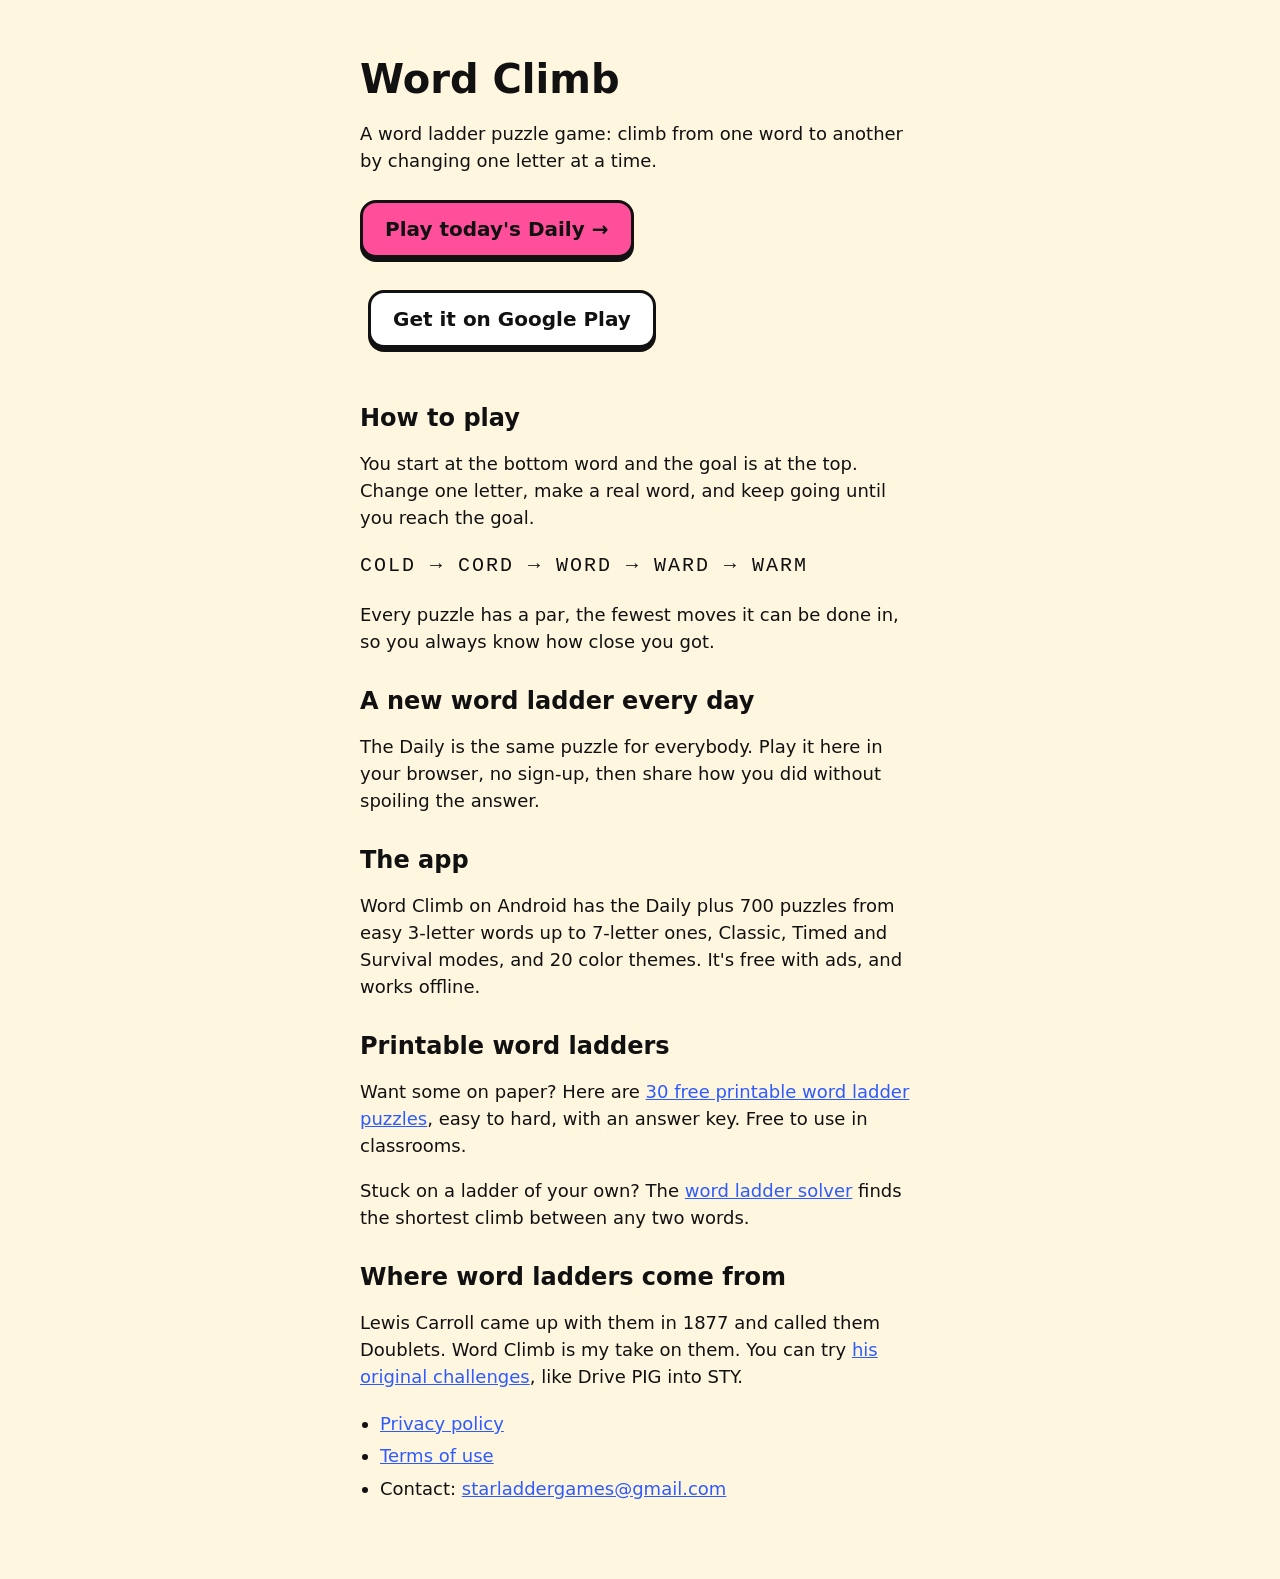
<file: index.html>
<!doctype html>
<html lang="en">
<head>
<meta charset="utf-8">
<meta name="viewport" content="width=device-width, initial-scale=1">
<title>Word Climb: a free daily word ladder puzzle</title>
<meta name="description" content="Word Climb is a word ladder puzzle. Change one letter at a time to climb from one word to another. Play today's free Daily in your browser, or get the app on Google Play.">
<link rel="canonical" href="https://wordclimb.github.io/">
<meta name="google-site-verification" content="SUg5cP3T4TcpBDFOHNjwOlVH9jdrnnmiZoqCfKhAMx0">
<meta property="og:type" content="website">
<meta property="og:url" content="https://wordclimb.github.io/">
<meta property="og:title" content="Word Climb: a free daily word ladder puzzle">
<meta property="og:description" content="Change one letter at a time to climb from one word to another. A new puzzle every day.">
<meta property="og:image" content="https://wordclimb.github.io/daily/og-image.png">
<meta name="twitter:card" content="summary_large_image">
<link rel="icon" type="image/png" href="daily/icon.png">
<script type="application/ld+json">
{
  "@context": "https://schema.org",
  "@type": "MobileApplication",
  "name": "Word Climb: Word Ladder Puzzle",
  "operatingSystem": "Android",
  "applicationCategory": "GameApplication",
  "url": "https://play.google.com/store/apps/details?id=com.garnergames.starladder",
  "description": "A word ladder puzzle. Change one letter at a time to climb from the start word to the goal word. A new Daily puzzle every day, 700 puzzles in the library, and timed modes.",
  "offers": { "@type": "Offer", "price": "0", "priceCurrency": "USD" },
  "author": { "@type": "Organization", "name": "amze games", "email": "starladdergames@gmail.com" }
}
</script>
<style>
  body { margin: 0; background: #FFF6E0; color: #111111; font-family: system-ui, -apple-system, "Segoe UI", Roboto, sans-serif; }
  main { max-width: 560px; margin: 0 auto; padding: 56px 20px; }
  h1 { font-size: 40px; margin: 0 0 8px; }
  h2 { font-size: 24px; margin: 32px 0 8px; }
  p { font-size: 18px; line-height: 1.5; }
  a { color: #2D5BFF; }
  ul { padding-left: 20px; font-size: 18px; line-height: 1.8; }
  .play { display: inline-block; margin: 8px 0 24px; padding: 14px 22px; border: 3px solid #111111; border-radius: 16px;
          background: #FF4F9A; color: #111111; font-size: 20px; font-weight: 800; text-decoration: none; box-shadow: 0 4px 0 #111111; }
  .store { background: #FFFFFF; margin-left: 8px; }
  .ladder { font-family: ui-monospace, Consolas, monospace; font-size: 20px; letter-spacing: 2px; }
</style>
</head>
<body>
<main>
  <h1>Word Climb</h1>
  <p>A word ladder puzzle game: climb from one word to another by changing one letter at a time.</p>
  <a class="play" href="daily/">Play today's Daily →</a>
  <a class="play store" href="https://play.google.com/store/apps/details?id=com.garnergames.starladder">Get it on Google Play</a>

  <h2>How to play</h2>
  <p>You start at the bottom word and the goal is at the top. Change one letter, make a real word, and keep going until you reach the goal.</p>
  <p class="ladder">COLD → CORD → WORD → WARD → WARM</p>
  <p>Every puzzle has a par, the fewest moves it can be done in, so you always know how close you got.</p>

  <h2>A new word ladder every day</h2>
  <p>The Daily is the same puzzle for everybody. Play it here in your browser, no sign-up, then share how you did without spoiling the answer.</p>

  <h2>The app</h2>
  <p>Word Climb on Android has the Daily plus 700 puzzles from easy 3-letter words up to 7-letter ones, Classic, Timed and Survival modes, and 20 color themes. It's free with ads, and works offline.</p>

  <h2>Printable word ladders</h2>
  <p>Want some on paper? Here are <a href="word-ladders/">30 free printable word ladder puzzles</a>, easy to hard, with an answer key. Free to use in classrooms.</p>
  <p>Stuck on a ladder of your own? The <a href="solver/">word ladder solver</a> finds the shortest climb between any two words.</p>

  <h2>Where word ladders come from</h2>
  <p>Lewis Carroll came up with them in 1877 and called them Doublets. Word Climb is my take on them. You can try <a href="doublets/">his original challenges</a>, like Drive PIG into STY.</p>

  <ul>
    <li><a href="legal/privacy-policy.html">Privacy policy</a></li>
    <li><a href="legal/terms-of-use.html">Terms of use</a></li>
    <li>Contact: <a href="mailto:starladdergames@gmail.com">starladdergames@gmail.com</a></li>
  </ul>
</main>
</body>
</html>
</file>
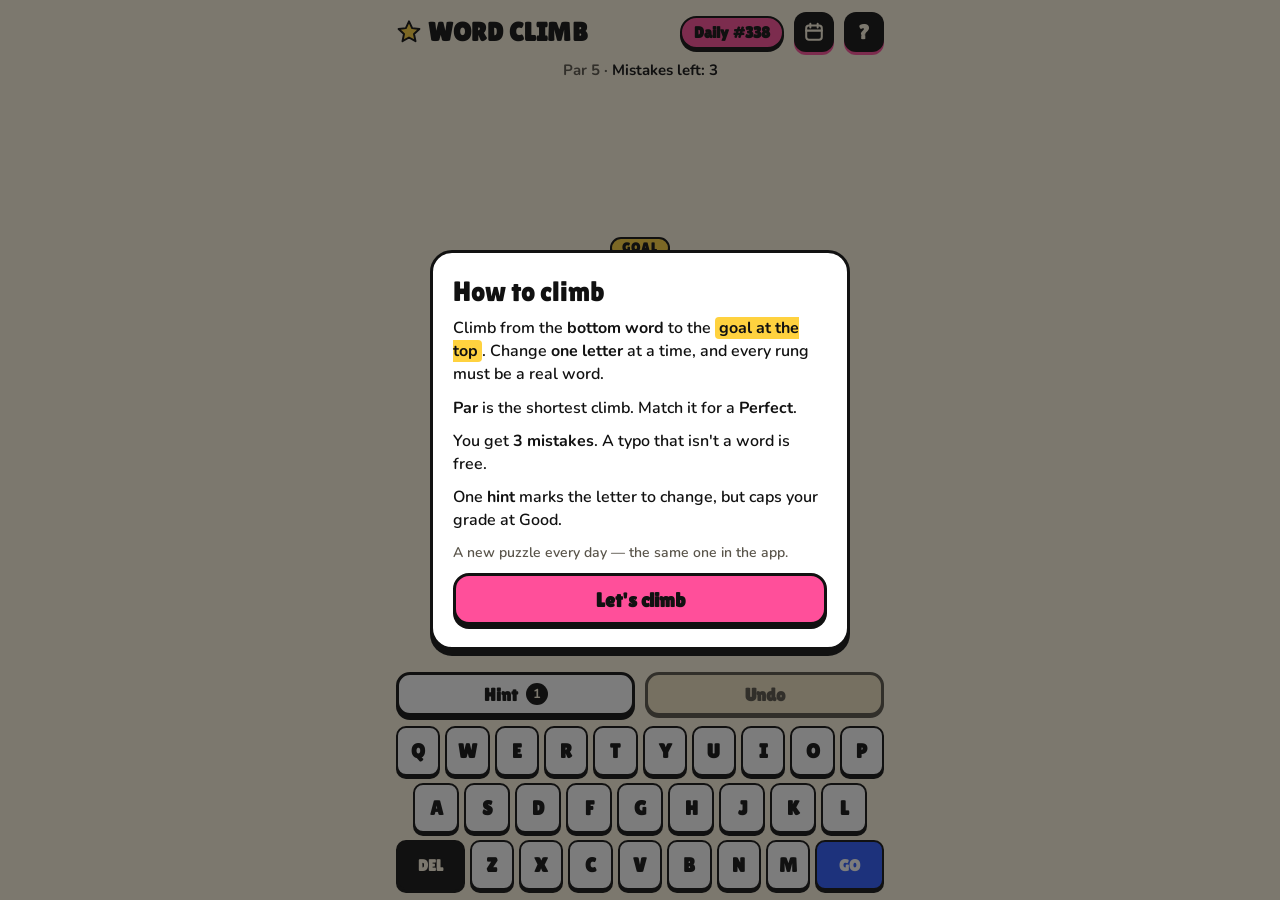
<file: daily/index.html>
<!doctype html>
<html lang="en">
<head>
<meta charset="utf-8">
<meta name="viewport" content="width=device-width, initial-scale=1, viewport-fit=cover">
<title>Word Climb Daily: today's free word ladder puzzle</title>
<meta name="description" content="Today's word ladder puzzle. Climb from one word to another, one letter at a time. A new puzzle every day, free in your browser, no sign-up.">
<link rel="canonical" href="https://wordclimb.github.io/daily/">
<meta name="theme-color" content="#FFF6E0">
<script type="application/ld+json">
{
  "@context": "https://schema.org",
  "@type": "WebApplication",
  "name": "Word Climb Daily",
  "url": "https://wordclimb.github.io/daily/",
  "applicationCategory": "GameApplication",
  "operatingSystem": "Any",
  "description": "A daily word ladder puzzle. Change one letter at a time to climb from the start word to the goal. The same puzzle for everyone, every day.",
  "offers": { "@type": "Offer", "price": "0", "priceCurrency": "USD" }
}
</script>
<meta property="og:type" content="website">
<meta property="og:title" content="Word Climb Daily">
<meta property="og:description" content="Today's word ladder: climb from one word to another, one letter at a time. Can you match par?">
<meta property="og:url" content="https://wordclimb.github.io/daily/">
<meta property="og:image" content="https://wordclimb.github.io/daily/og-image.png">
<meta property="og:image:width" content="1024">
<meta property="og:image:height" content="500">
<meta name="twitter:card" content="summary_large_image">
<link rel="icon" type="image/png" href="icon.png">
<link rel="apple-touch-icon" href="icon.png">
<link rel="preconnect" href="https://fonts.googleapis.com">
<link rel="preconnect" href="https://fonts.gstatic.com" crossorigin>
<link href="https://fonts.googleapis.com/css2?family=Lilita+One&family=Nunito:wght@600;700;800&display=swap" rel="stylesheet">
<link rel="stylesheet" href="daily.css">
</head>
<body>
<div class="app">
  <header class="top">
    <div class="brand">
      <svg class="star" viewBox="0 0 24 24" aria-hidden="true"><path d="M12 2.2l2.9 6.2 6.7.8-5 4.6 1.4 6.7L12 17.1l-6 3.4 1.4-6.7-5-4.6 6.7-.8z"/></svg>
      <span class="word">WORD CLIMB</span>
    </div>
    <span class="pill" id="dayLabel">Daily</span>
    <button class="chip" id="calBtn" aria-label="Your calendar"><svg viewBox="0 0 24 24" aria-hidden="true"><rect x="3.5" y="5" width="17" height="15.5" rx="3"/><path d="M3.5 10.5h17M8 3v4M16 3v4"/></svg></button>
    <button class="chip" id="helpBtn" aria-label="How to play">?</button>
  </header>
  <p class="hud" id="hud" aria-live="polite"></p>

  <main class="board-wrap" id="boardWrap">
    <div class="board" id="board" aria-label="The ladder"></div>
  </main>

  <p class="message" id="message" role="status" aria-live="polite"></p>

  <div class="powers">
    <button class="power" id="hintBtn"><span>Hint</span><span class="badge" id="hintBadge">1</span></button>
    <button class="power" id="undoBtn">Undo</button>
    <button class="power hero hidden" id="resultsBtn">Results</button>
    <a class="power app hidden" id="appBtn" href="https://play.google.com/store/apps/details?id=com.garnergames.starladder">More climbs</a>
  </div>

  <div class="keyboard" id="keyboard" aria-label="Keyboard"></div>
</div>

<div class="scrim hidden" id="helpModal" role="dialog" aria-modal="true" aria-labelledby="helpTitle">
  <div class="card">
    <h2 id="helpTitle">How to climb</h2>
    <p>Climb from the <b>bottom word</b> to the <b class="goal-word">goal at the top</b>. Change <b>one letter</b> at a time, and every rung must be a real word.</p>
    <p><b>Par</b> is the shortest climb. Match it for a <b>Perfect</b>.</p>
    <p>You get <b>3 mistakes</b>. A typo that isn't a word is free.</p>
    <p>One <b>hint</b> marks the letter to change, but caps your grade at Good.</p>
    <p class="small">A new puzzle every day — the same one in the app.</p>
    <button class="btn hero" id="helpClose">Let's climb</button>
  </div>
</div>

<div class="scrim hidden" id="resultsModal" role="dialog" aria-modal="true" aria-labelledby="gradeLabel">
  <div class="card results">
    <button class="close" id="resultsClose" aria-label="Close">✕</button>
    <div class="hero-card" id="heroCard">
      <span class="kicker" id="resultsDay"></span>
      <span class="grade" id="gradeLabel"></span>
      <span class="stars" id="starsLabel" aria-hidden="true"></span>
      <span class="route" id="routeLabel"></span>
    </div>
    <div class="facts">
      <div class="fact"><span class="k">Par → You</span><span class="v" id="parFact"></span><span class="s" id="parNote"></span></div>
      <button class="fact tap" id="streakTile"><span class="k">Streak</span><span class="v" id="streakFact"></span><span class="s" id="bestNote"></span></button>
    </div>
    <div class="path" id="pathRows" aria-label="Your path"></div>
    <button class="btn hero" id="shareBtn">Share result</button>
    <div class="cta" id="cta"></div>
    <p class="next" id="nextLabel"></p>
  </div>
</div>

<div class="scrim hidden" id="calModal" role="dialog" aria-modal="true" aria-labelledby="calTitle">
  <div class="card cal">
    <button class="close" id="calClose" aria-label="Close">✕</button>
    <h2 id="calTitle">Your climbs</h2>
    <div class="facts three">
      <div class="fact streak"><span class="k">Streak</span><span class="v" id="calStreak"></span><span class="s" id="calBest"></span></div>
      <div class="fact solved"><span class="k">Solved</span><span class="v" id="calSolved"></span><span class="s">days</span></div>
      <div class="fact"><span class="k">Not solved</span><span class="v" id="calMissed"></span><span class="s">days</span></div>
    </div>
    <div class="month">
      <button class="nav" id="calPrev" aria-label="Previous month">‹</button>
      <span id="calMonth"></span>
      <button class="nav" id="calNext" aria-label="Next month">›</button>
    </div>
    <div class="cal-grid" id="calGrid"></div>
    <div class="legend"><span><i class="solved"></i>Solved</span><span><i class="failed"></i>Tried, not solved</span><span><i class="missed"></i>Missed</span></div>
    <p class="small center">Your climbs are saved in this browser.</p>
  </div>
</div>

<script src="data.js"></script>
<script src="daily.js"></script>
</body>
</html>
</file>
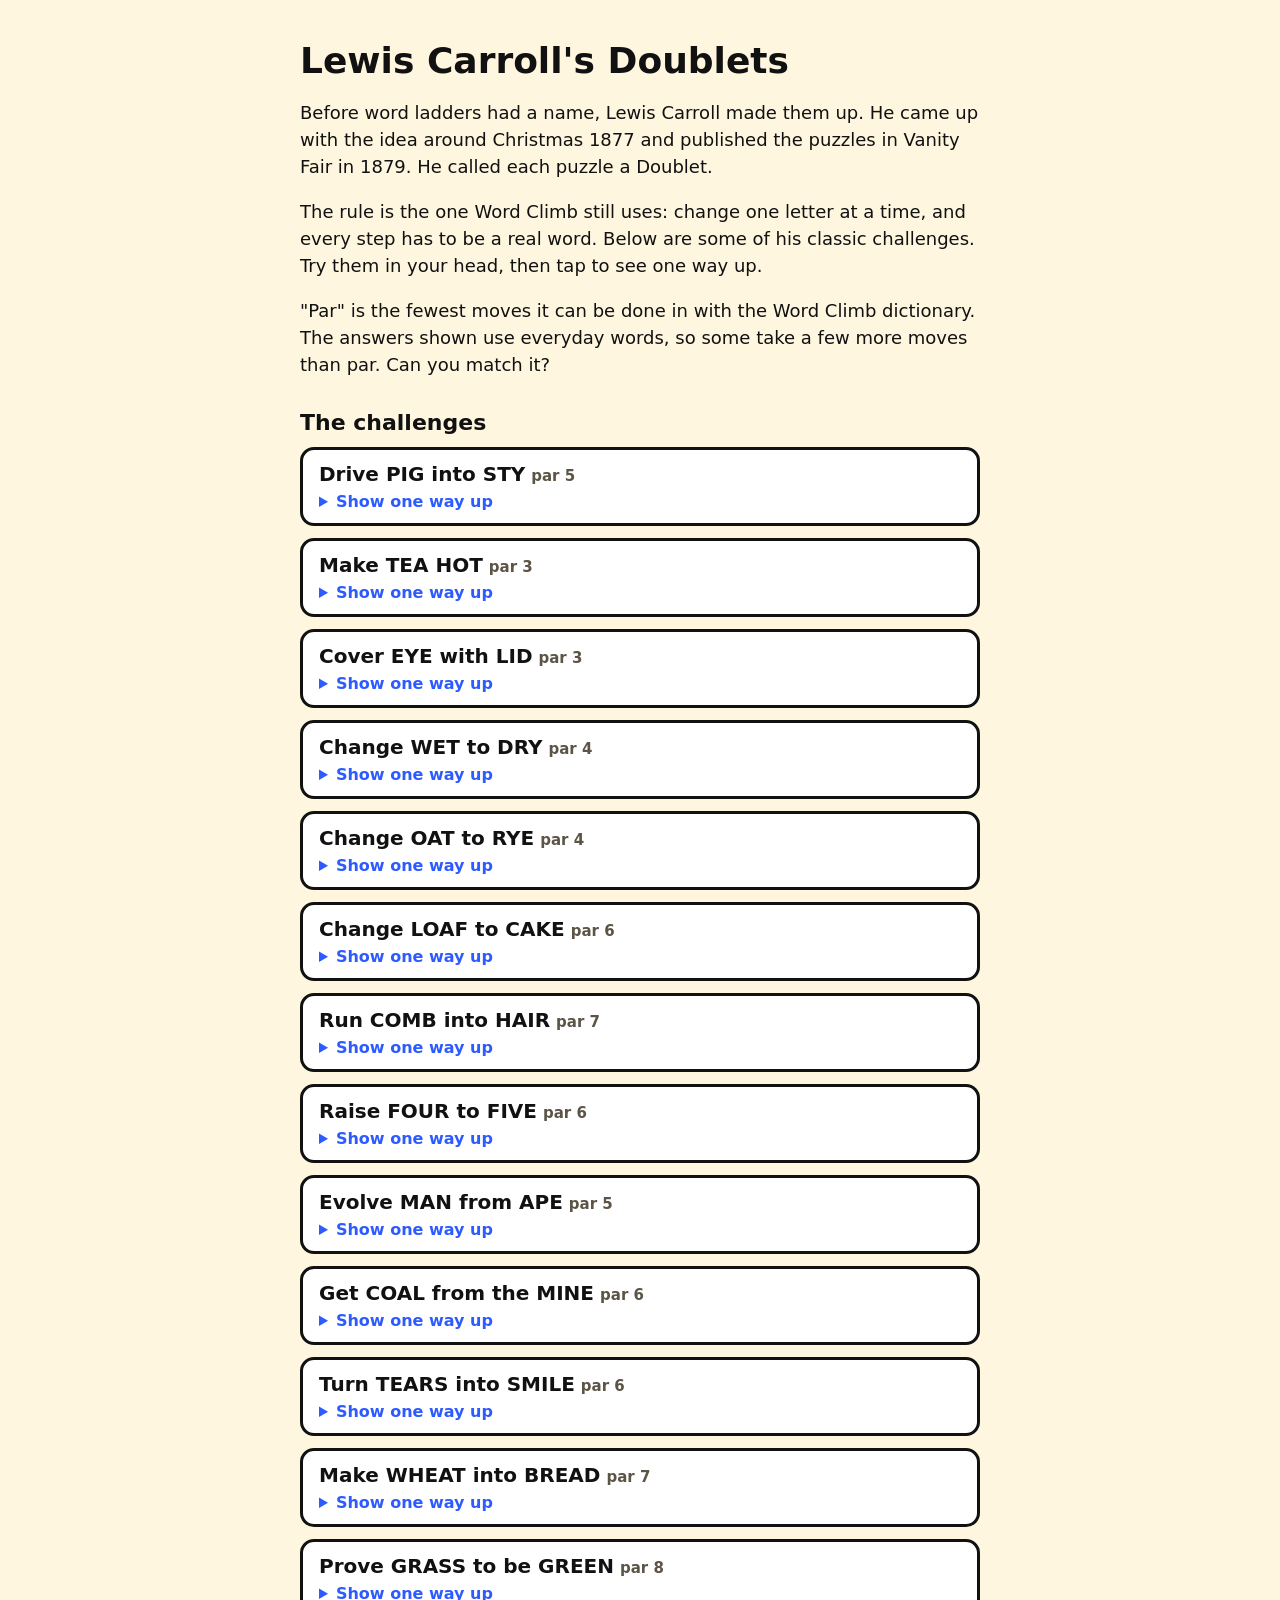
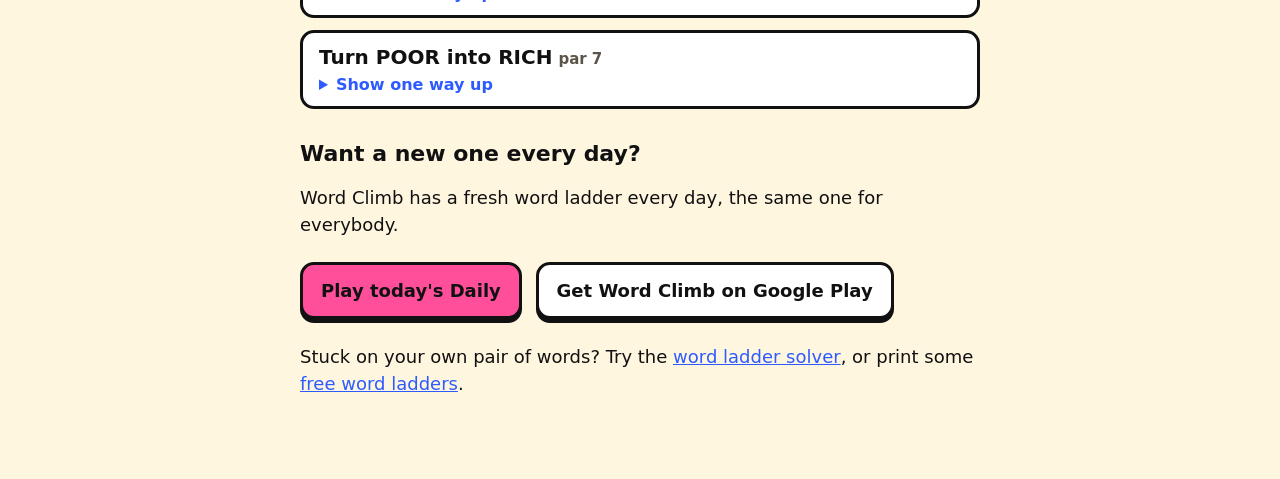
<file: doublets/index.html>
<!doctype html>
<html lang="en">
<head>
<meta charset="utf-8">
<meta name="viewport" content="width=device-width, initial-scale=1">
<title>Lewis Carroll's Doublets: the original word ladder puzzles | Word Climb</title>
<meta name="description" content="Lewis Carroll invented word ladders and called them Doublets. Try his classic challenges, like Drive PIG into STY and Make WHEAT into BREAD, with answers.">
<link rel="canonical" href="https://wordclimb.github.io/doublets/">
<meta property="og:title" content="Lewis Carroll's Doublets: the original word ladders">
<meta property="og:description" content="Drive PIG into STY. Make WHEAT into BREAD. Try the word ladders Lewis Carroll invented.">
<meta property="og:image" content="https://wordclimb.github.io/daily/og-image.png">
<link rel="icon" type="image/png" href="../daily/icon.png">
<style>
  body { margin: 0; background: #FFF6E0; color: #111; font-family: system-ui, -apple-system, "Segoe UI", Roboto, sans-serif; }
  main { max-width: 680px; margin: 0 auto; padding: 40px 20px 64px; }
  h1 { font-size: 36px; margin: 0 0 8px; }
  h2 { font-size: 22px; margin: 32px 0 8px; }
  p { font-size: 18px; line-height: 1.5; }
  a { color: #2D5BFF; }
  .card { border: 3px solid #111; border-radius: 14px; background: #fff; padding: 12px 16px; margin: 12px 0; }
  .challenge { font-size: 20px; font-weight: 800; }
  .par { font-size: 15px; color: #5C5446; margin-left: 6px; font-weight: 600; }
  details { margin-top: 6px; }
  summary { cursor: pointer; color: #2D5BFF; font-weight: 700; }
  .path { font-family: ui-monospace, Consolas, monospace; font-size: 17px; margin: 6px 0 2px; }
  .cta { display: inline-block; margin: 6px 8px 6px 0; padding: 12px 18px; border: 3px solid #111; border-radius: 14px;
         background: #FF4F9A; color: #111; font-weight: 800; text-decoration: none; box-shadow: 0 4px 0 #111; }
  .cta.alt { background: #fff; }
</style>
</head>
<body>
<main>
  <h1>Lewis Carroll's Doublets</h1>
  <p>Before word ladders had a name, Lewis Carroll made them up. He came up with the idea around Christmas 1877 and published the puzzles in Vanity Fair in 1879. He called each puzzle a Doublet.</p>
  <p>The rule is the one Word Climb still uses: change one letter at a time, and every step has to be a real word. Below are some of his classic challenges. Try them in your head, then tap to see one way up.</p>
  <p>"Par" is the fewest moves it can be done in with the Word Climb dictionary. The answers shown use everyday words, so some take a few more moves than par. Can you match it?</p>

  <h2>The challenges</h2>
  <div class="card"><div class="challenge">Drive PIG into STY<span class="par">par 5</span></div>
    <details><summary>Show one way up</summary><div class="path">PIG → BIG → BAG → BAY → SAY → STY</div><div class="par">5 moves</div></details></div>
  <div class="card"><div class="challenge">Make TEA HOT<span class="par">par 3</span></div>
    <details><summary>Show one way up</summary><div class="path">TEA → LEA → LET → LOT → HOT</div><div class="par">4 moves</div></details></div>
  <div class="card"><div class="challenge">Cover EYE with LID<span class="par">par 3</span></div>
    <details><summary>Show one way up</summary><div class="path">EYE → DYE → DIE → LIE → LID</div><div class="par">4 moves</div></details></div>
  <div class="card"><div class="challenge">Change WET to DRY<span class="par">par 4</span></div>
    <details><summary>Show one way up</summary><div class="path">WET → BET → BAT → BAY → DAY → DRY</div><div class="par">5 moves</div></details></div>
  <div class="card"><div class="challenge">Change OAT to RYE<span class="par">par 4</span></div>
    <details><summary>Show one way up</summary><div class="path">OAT → BAT → BET → BEE → BYE → RYE</div><div class="par">5 moves</div></details></div>
  <div class="card"><div class="challenge">Change LOAF to CAKE<span class="par">par 6</span></div>
    <details><summary>Show one way up</summary><div class="path">LOAF → LOAD → LORD → CORD → CARD → CARE → CAKE</div><div class="par">6 moves</div></details></div>
  <div class="card"><div class="challenge">Run COMB into HAIR<span class="par">par 7</span></div>
    <details><summary>Show one way up</summary><div class="path">COMB → COME → HOME → HOLE → HALE → HALL → HAIL → HAIR</div><div class="par">7 moves</div></details></div>
  <div class="card"><div class="challenge">Raise FOUR to FIVE<span class="par">par 6</span></div>
    <details><summary>Show one way up</summary><div class="path">FOUR → FOUL → FOIL → FAIL → FALL → FILL → FILE → FIVE</div><div class="par">7 moves</div></details></div>
  <div class="card"><div class="challenge">Evolve MAN from APE<span class="par">par 5</span></div>
    <details><summary>Show one way up</summary><div class="path">APE → ARE → ARM → AIM → AID → MID → MAD → MAN</div><div class="par">7 moves</div></details></div>
  <div class="card"><div class="challenge">Get COAL from the MINE<span class="par">par 6</span></div>
    <details><summary>Show one way up</summary><div class="path">MINE → FINE → FIND → FOND → FOOD → FOOL → COOL → COAL</div><div class="par">7 moves</div></details></div>
  <div class="card"><div class="challenge">Turn TEARS into SMILE<span class="par">par 6</span></div>
    <details><summary>Show one way up</summary><div class="path">TEARS → SEARS → STARS → STARE → STALE → STILE → SMILE</div><div class="par">6 moves</div></details></div>
  <div class="card"><div class="challenge">Make WHEAT into BREAD<span class="par">par 7</span></div>
    <details><summary>Show one way up</summary><div class="path">WHEAT → CHEAT → CHEAP → CHEEP → CREEP → CREED → BREED → BREAD</div><div class="par">7 moves</div></details></div>
  <div class="card"><div class="challenge">Prove GRASS to be GREEN<span class="par">par 8</span></div>
    <details><summary>Show one way up</summary><div class="path">GRASS → CRASS → CRESS → TRESS → TREES → FREES → FREED → GREED → GREEN</div><div class="par">8 moves</div></details></div>
  <div class="card"><div class="challenge">Turn POOR into RICH<span class="par">par 7</span></div>
    <details><summary>Show one way up</summary><div class="path">POOR → POOL → POLL → PILL → PILE → PIPE → RIPE → RICE → RICH</div><div class="par">8 moves</div></details></div>

  <h2>Want a new one every day?</h2>
  <p>Word Climb has a fresh word ladder every day, the same one for everybody.</p>
  <p><a class="cta" href="../daily/">Play today's Daily</a> <a class="cta alt" href="https://play.google.com/store/apps/details?id=com.garnergames.starladder">Get Word Climb on Google Play</a></p>
  <p>Stuck on your own pair of words? Try the <a href="../solver/">word ladder solver</a>, or print some <a href="../word-ladders/">free word ladders</a>.</p>
</main>
</body>
</html>
</file>
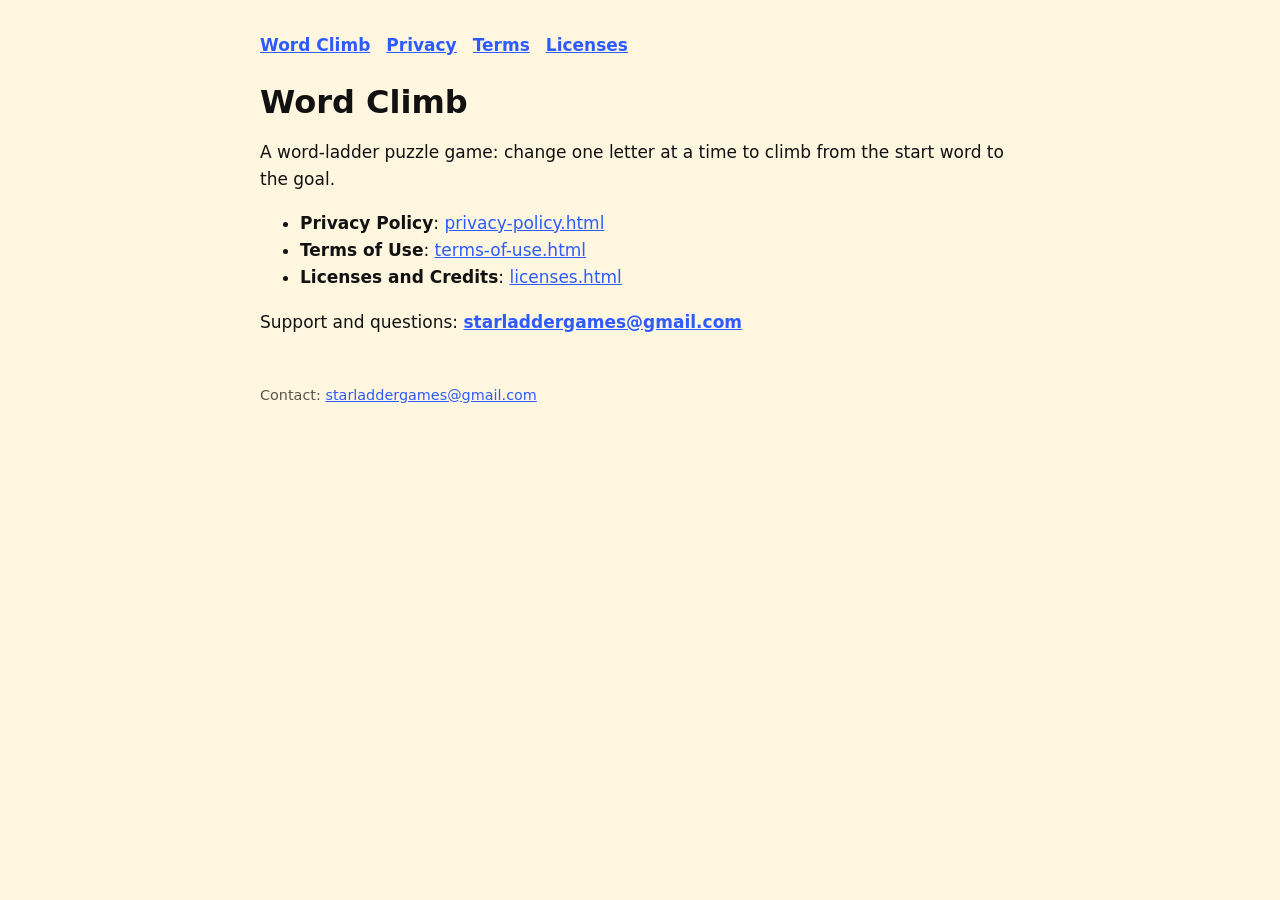
<file: legal/index.html>
<!doctype html>
<html lang="en"><head><meta charset="utf-8">
<meta name="viewport" content="width=device-width, initial-scale=1">
<title>Word Climb</title>
<style>
:root{--cream:#FFF6E0;--ink:#111111;--muted:#5A554B;--cobalt:#2D5BFF;--paper:#FFFFFF}
body{margin:0;background:var(--cream);color:var(--ink);font:17px/1.6 system-ui,-apple-system,"Segoe UI",Roboto,sans-serif}
main{max-width:760px;margin:0 auto;padding:32px 16px 64px}
h1{font-size:2rem;line-height:1.2;margin:0 0 8px}
h2{font-size:1.2rem;margin:32px 0 8px}
a{color:var(--cobalt)} p,li{overflow-wrap:anywhere}
nav{margin-bottom:24px;font-weight:700} nav a{margin-right:16px}
footer{margin-top:48px;color:var(--muted);font-size:.9rem}
</style></head><body><main>
<nav><a href="index.html">Word Climb</a><a href="privacy-policy.html">Privacy</a><a href="terms-of-use.html">Terms</a><a href="licenses.html">Licenses</a></nav>
<h1>Word Climb</h1>
<p>A word-ladder puzzle game: change one letter at a time to climb from the start word to the goal.</p>
<ul><li><strong>Privacy Policy</strong>: <a href="privacy-policy.html">privacy-policy.html</a></li><li><strong>Terms of Use</strong>: <a href="terms-of-use.html">terms-of-use.html</a></li><li><strong>Licenses and Credits</strong>: <a href="licenses.html">licenses.html</a></li></ul>
<p>Support and questions: <strong><a href="mailto:starladdergames@gmail.com">starladdergames@gmail.com</a></strong></p>
<footer>Contact: <a href="mailto:starladdergames@gmail.com">starladdergames@gmail.com</a></footer>
</main></body></html>
</file>
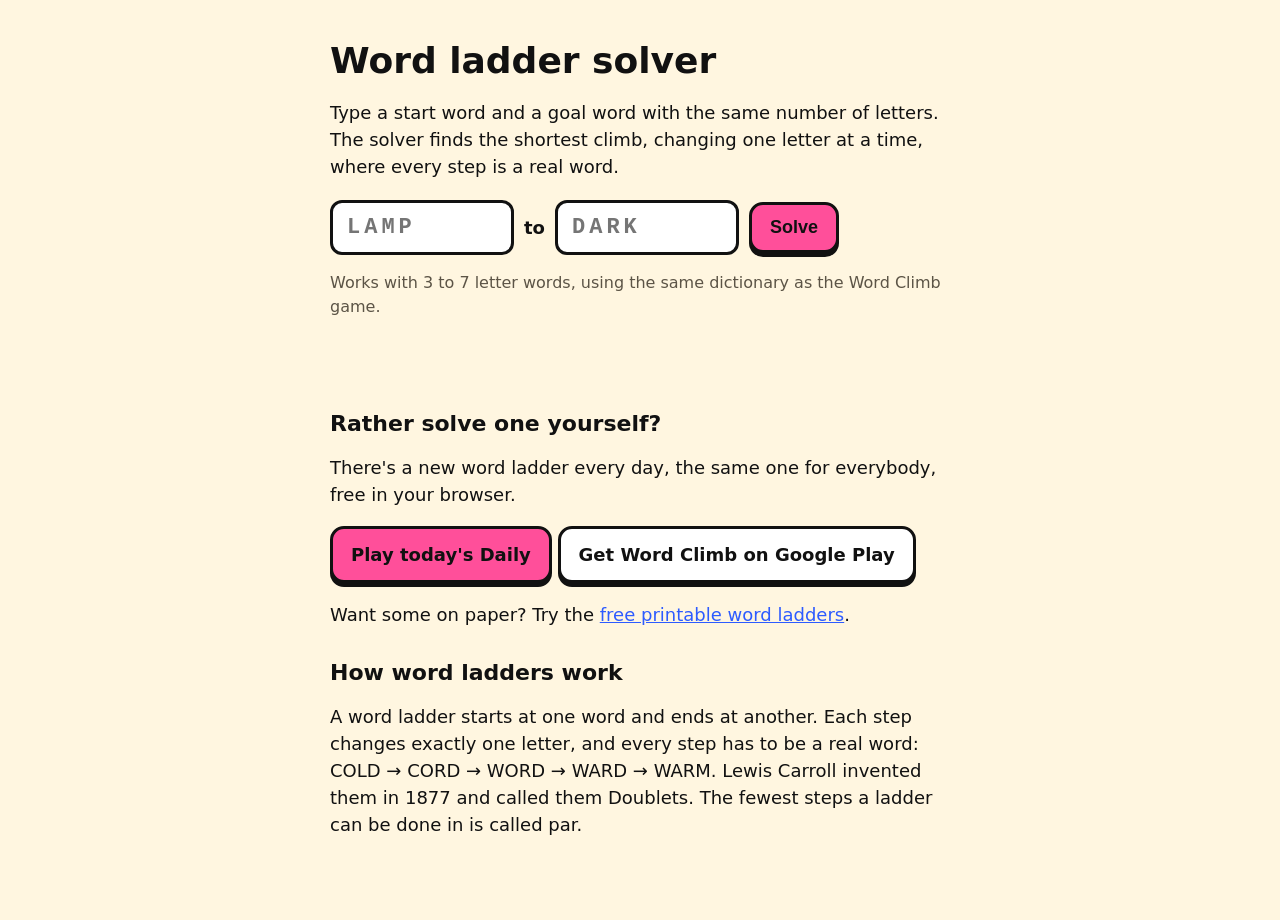
<file: solver/index.html>
<!doctype html>
<html lang="en">
<head>
<meta charset="utf-8">
<meta name="viewport" content="width=device-width, initial-scale=1">
<title>Word Ladder Solver: find the shortest ladder between two words | Word Climb</title>
<meta name="description" content="Free word ladder solver. Type two words of the same length and see the shortest way to climb from one to the other, changing one letter at a time.">
<link rel="canonical" href="https://wordclimb.github.io/solver/">
<meta property="og:title" content="Word Ladder Solver">
<meta property="og:description" content="Find the shortest word ladder between any two words, one letter at a time.">
<meta property="og:image" content="https://wordclimb.github.io/daily/og-image.png">
<link rel="icon" type="image/png" href="../daily/icon.png">
<script type="application/ld+json">
{
  "@context": "https://schema.org",
  "@type": "WebApplication",
  "name": "Word Ladder Solver",
  "url": "https://wordclimb.github.io/solver/",
  "applicationCategory": "GameApplication",
  "operatingSystem": "Any",
  "description": "Find the shortest word ladder between two words of the same length, changing one letter at a time.",
  "offers": { "@type": "Offer", "price": "0", "priceCurrency": "USD" }
}
</script>
<style>
  body { margin: 0; background: #FFF6E0; color: #111; font-family: system-ui, -apple-system, "Segoe UI", Roboto, sans-serif; }
  main { max-width: 620px; margin: 0 auto; padding: 40px 20px 64px; }
  h1 { font-size: 36px; margin: 0 0 8px; }
  h2 { font-size: 22px; margin: 32px 0 8px; }
  p { font-size: 18px; line-height: 1.5; }
  a { color: #2D5BFF; }
  form { display: flex; flex-wrap: wrap; gap: 10px; align-items: center; margin: 20px 0 8px; }
  input { width: 150px; padding: 12px 14px; font: 800 22px ui-monospace, Consolas, monospace; letter-spacing: 4px; text-transform: uppercase;
          border: 3px solid #111; border-radius: 12px; background: #fff; }
  .to { font-weight: 800; font-size: 18px; }
  button, .cta { padding: 12px 18px; border: 3px solid #111; border-radius: 14px; background: #FF4F9A; color: #111;
                 font-weight: 800; font-size: 18px; cursor: pointer; box-shadow: 0 4px 0 #111; text-decoration: none; display: inline-block; }
  .cta.alt { background: #fff; }
  #out { margin-top: 20px; min-height: 40px; }
  .ladder { display: flex; flex-direction: column-reverse; gap: 8px; align-items: flex-start; margin: 12px 0; }
  .rung { display: flex; gap: 6px; }
  .tile { width: 40px; height: 40px; border: 2px solid #111; border-radius: 8px; background: #fff;
          font: 800 22px/38px ui-monospace, Consolas, monospace; text-align: center; }
  .tile.changed { background: #2ED48B; }
  .rung.goal .tile { background: #FFD23F; }
  .note { font-size: 16px; color: #5C5446; }
  .msg { font-size: 18px; font-weight: 700; }
</style>
</head>
<body>
<main>
  <h1>Word ladder solver</h1>
  <p>Type a start word and a goal word with the same number of letters. The solver finds the shortest climb, changing one letter at a time, where every step is a real word.</p>

  <form id="f" autocomplete="off">
    <input id="a" aria-label="Start word" maxlength="7" placeholder="lamp" required>
    <span class="to">to</span>
    <input id="b" aria-label="Goal word" maxlength="7" placeholder="dark" required>
    <button type="submit">Solve</button>
  </form>
  <p class="note">Works with 3 to 7 letter words, using the same dictionary as the Word Climb game.</p>
  <div id="out" aria-live="polite"></div>

  <h2>Rather solve one yourself?</h2>
  <p>There's a new word ladder every day, the same one for everybody, free in your browser.</p>
  <p><a class="cta" href="../daily/">Play today's Daily</a> <a class="cta alt" href="https://play.google.com/store/apps/details?id=com.garnergames.starladder">Get Word Climb on Google Play</a></p>
  <p>Want some on paper? Try the <a href="../word-ladders/">free printable word ladders</a>.</p>

  <h2>How word ladders work</h2>
  <p>A word ladder starts at one word and ends at another. Each step changes exactly one letter, and every step has to be a real word: COLD → CORD → WORD → WARD → WARM. Lewis Carroll invented them in 1877 and called them Doublets. The fewest steps a ladder can be done in is called par.</p>
</main>
<script src="../daily/data.js"></script>
<script>
(() => {
  'use strict';
  const D = window.WC_DATA;
  const dict = {};
  const daily = new Set(atob(D.pool).split(';').map(l => l.split(' ')).filter(p => p.length >= 2)
    .flatMap(([s, g]) => [s + '>' + g, g + '>' + s]));
  const out = document.getElementById('out');
  const esc = s => s.replace(/[&<>"]/g, c => ({ '&': '&amp;', '<': '&lt;', '>': '&gt;', '"': '&quot;' }[c]));
  const say = html => { out.innerHTML = html; };

  function words(n) {
    if (!dict[n]) dict[n] = new Set((D.words[n] || '').split(' ').filter(Boolean));
    return dict[n];
  }

  function solve(a, b) {
    const set = words(a.length), prev = new Map([[a, null]]), q = [a];
    for (let h = 0; h < q.length; h++) {
      const u = q[h];
      if (u === b) break;
      for (let i = 0; i < u.length; i++) for (let c = 97; c <= 122; c++) {
        const v = u.slice(0, i) + String.fromCharCode(c) + u.slice(i + 1);
        if (set.has(v) && !prev.has(v)) { prev.set(v, u); q.push(v); }
      }
    }
    if (!prev.has(b)) return null;
    const path = [b];
    while (prev.get(path[path.length - 1])) path.push(prev.get(path[path.length - 1]));
    return path.reverse();
  }

  function draw(path) {
    const rungs = path.map((w, i) => {
      const tiles = [...w].map((ch, j) => {
        const changed = i > 0 && path[i - 1][j] !== ch;
        return `<span class="tile${changed ? ' changed' : ''}">${esc(ch.toUpperCase())}</span>`;
      }).join('');
      return `<div class="rung${i === path.length - 1 ? ' goal' : ''}">${tiles}</div>`;
    }).join('');
    const moves = path.length - 1;
    return `<p class="msg">${moves} move${moves === 1 ? '' : 's'}: ${path.map(w => esc(w.toUpperCase())).join(' → ')}</p>
            <div class="ladder">${rungs}</div>
            <p class="note">That's the shortest possible, so par is ${moves}. There may be other ways up in the same number of moves.</p>`;
  }

  document.getElementById('f').addEventListener('submit', e => {
    e.preventDefault();
    const a = document.getElementById('a').value.trim().toLowerCase();
    const b = document.getElementById('b').value.trim().toLowerCase();
    if (!/^[a-z]{3,7}$/.test(a) || !/^[a-z]{3,7}$/.test(b)) return say('<p class="msg">Use letters only, 3 to 7 of them.</p>');
    if (a.length !== b.length) return say('<p class="msg">Both words need the same number of letters.</p>');
    if (a === b) return say('<p class="msg">Those are the same word. You\'re already there!</p>');
    const set = words(a.length), missing = [a, b].filter(w => !set.has(w));
    if (missing.length) return say(`<p class="msg">${missing.map(w => esc(w.toUpperCase())).join(' and ')} isn't in our word list.</p>`);
    if (daily.has(a + '>' + b)) return say('<p class="msg">That one is a Word Climb Daily puzzle, so no spoilers here.</p><p><a class="cta" href="../daily/">Try it in the Daily</a></p>');
    const path = solve(a, b);
    say(path ? draw(path) : `<p class="msg">There's no ladder between ${esc(a.toUpperCase())} and ${esc(b.toUpperCase())} with these words.</p>`);
  });
})();
</script>
</body>
</html>
</file>
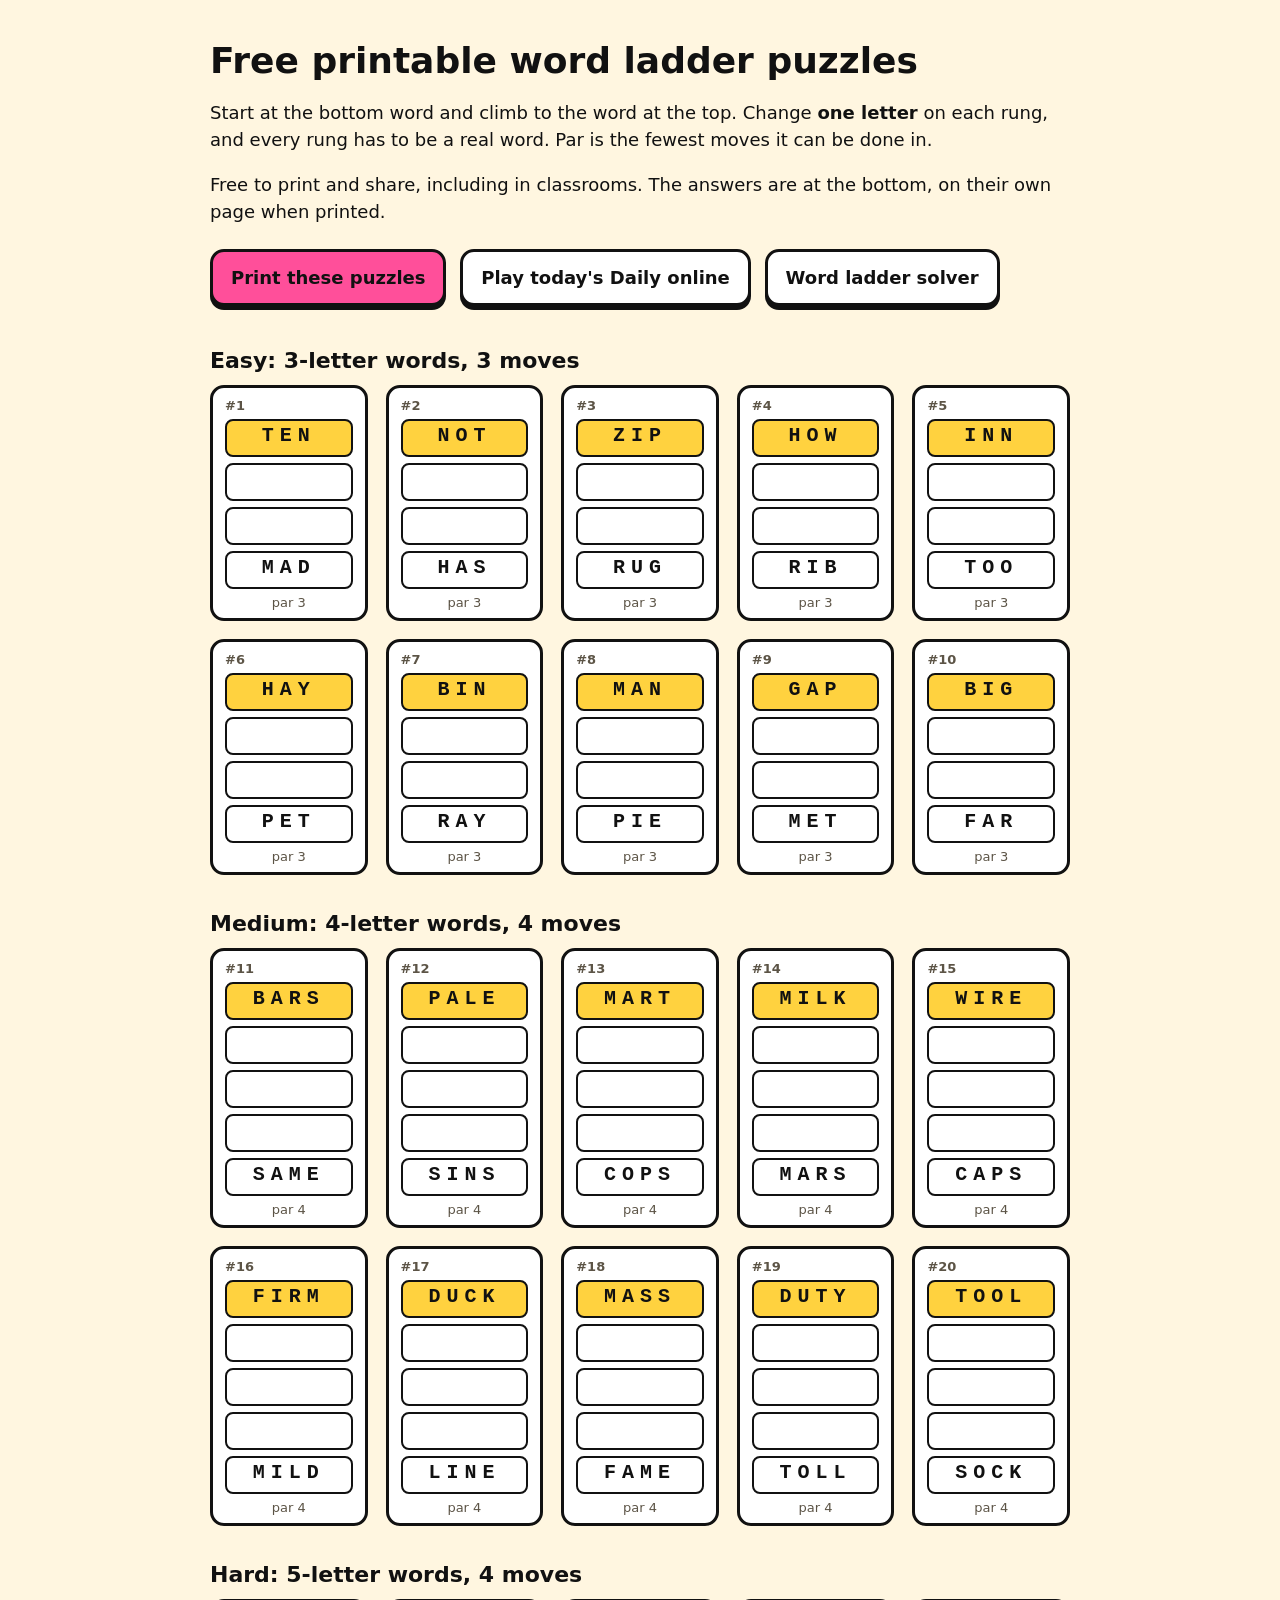
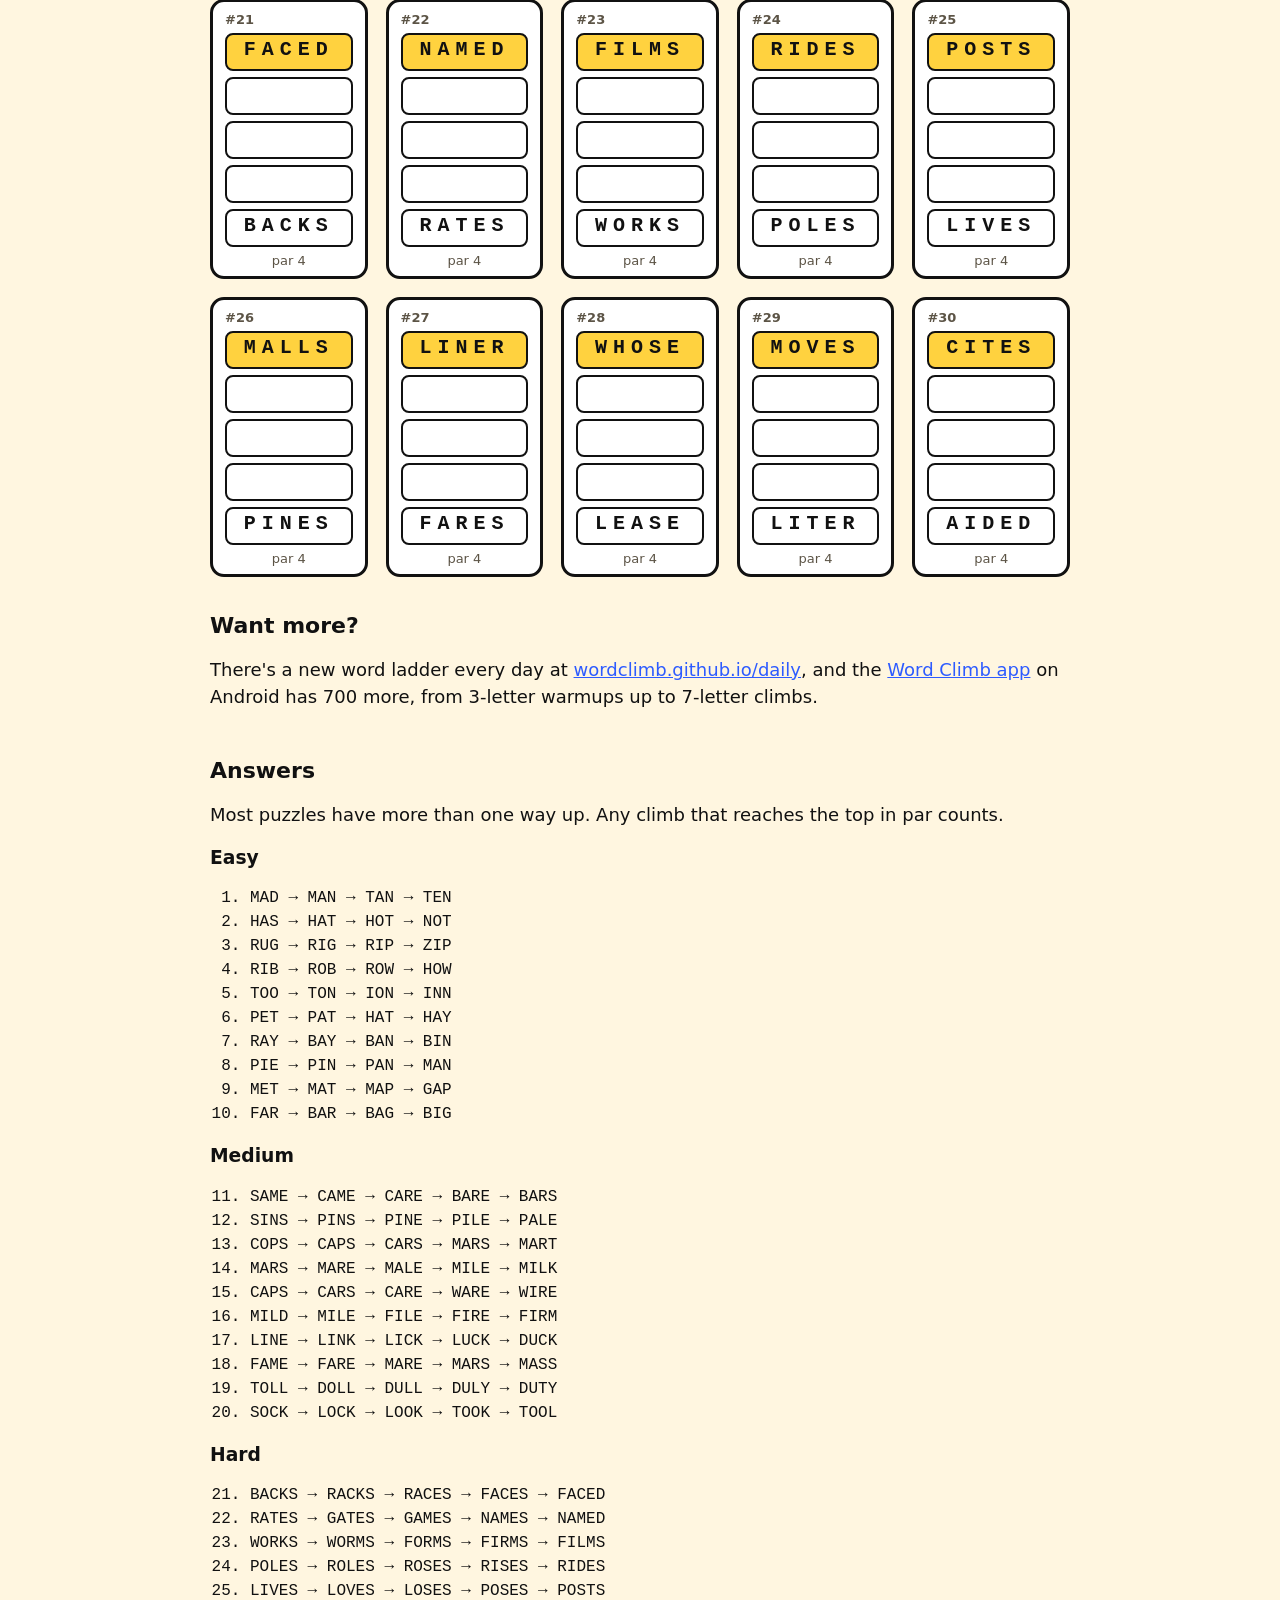
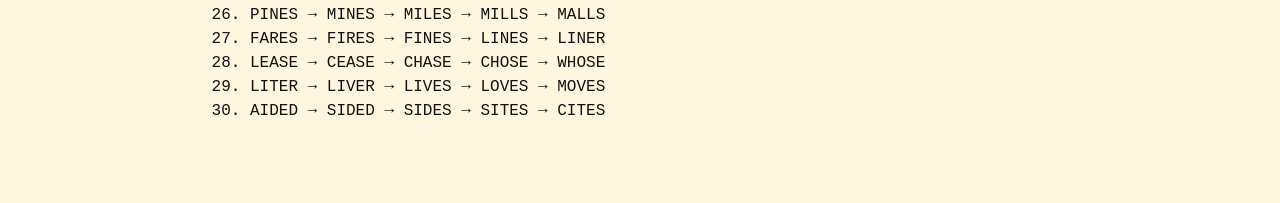
<file: word-ladders/index.html>
<!doctype html>
<html lang="en">
<head>
<meta charset="utf-8">
<meta name="viewport" content="width=device-width, initial-scale=1">
<title>Free printable word ladder puzzles (with answers) | Word Climb</title>
<meta name="description" content="30 free word ladder puzzles to print, easy to hard, with an answer key. Change one letter at a time to climb from the bottom word to the top. Good for classrooms and puzzle fans.">
<link rel="canonical" href="https://wordclimb.github.io/word-ladders/">
<meta property="og:title" content="Free printable word ladder puzzles">
<meta property="og:description" content="30 word ladders, easy to hard, with answers. Free to print.">
<meta property="og:image" content="https://wordclimb.github.io/daily/og-image.png">
<link rel="icon" type="image/png" href="../daily/icon.png">
<style>
  body { margin: 0; background: #FFF6E0; color: #111; font-family: system-ui, -apple-system, "Segoe UI", Roboto, sans-serif; }
  main { max-width: 860px; margin: 0 auto; padding: 40px 20px 64px; }
  h1 { font-size: 36px; margin: 0 0 8px; }
  h2 { font-size: 22px; margin: 36px 0 12px; }
  p, li { font-size: 18px; line-height: 1.5; }
  a { color: #2D5BFF; }
  .cta { display: inline-block; margin: 6px 8px 6px 0; padding: 12px 18px; border: 3px solid #111; border-radius: 14px;
          background: #FF4F9A; color: #111; font-weight: 800; text-decoration: none; box-shadow: 0 4px 0 #111; }
  .cta.alt { background: #fff; }
  .grid { display: grid; grid-template-columns: repeat(auto-fill, minmax(150px, 1fr)); gap: 18px; }
  .puzzle { border: 3px solid #111; border-radius: 14px; background: #fff; padding: 10px 12px 8px; text-align: center; break-inside: avoid; }
  .num { font-size: 13px; font-weight: 700; text-align: left; color: #5C5446; }
  .rung { height: 34px; margin: 6px auto; border: 2px solid #111; border-radius: 8px; line-height: 30px;
           font: 800 20px/30px ui-monospace, Consolas, monospace; letter-spacing: 6px; max-width: 130px; }
  .goal { background: #FFD23F; }
  .blank { background: #fff; }
  .par { font-size: 13px; color: #5C5446; margin-top: 4px; }
  .answers { margin-top: 48px; }
  .answers li { font-family: ui-monospace, Consolas, monospace; font-size: 16px; }
  @media print {
    body { background: #fff; }
    .noprint { display: none; }
    .answers { break-before: page; }
    .puzzle { box-shadow: none; }
  }
</style>
</head>
<body>
<main>
  <h1>Free printable word ladder puzzles</h1>
  <p>Start at the bottom word and climb to the word at the top. Change <b>one letter</b> on each rung, and every rung has to be a real word. Par is the fewest moves it can be done in.</p>
  <p class="noprint">Free to print and share, including in classrooms. The answers are at the bottom, on their own page when printed.</p>
  <p class="noprint"><a class="cta" href="#" onclick="window.print();return false;">Print these puzzles</a>
     <a class="cta alt" href="../daily/">Play today's Daily online</a>
     <a class="cta alt" href="../solver/">Word ladder solver</a></p>
  <h2>Easy: 3-letter words, 3 moves</h2>
<div class="grid">
<div class="puzzle"><div class="num">#1</div><div class="rung goal">TEN</div>
<div class="rung blank"></div>
<div class="rung blank"></div>
<div class="rung start">MAD</div><div class="par">par 3</div></div>
<div class="puzzle"><div class="num">#2</div><div class="rung goal">NOT</div>
<div class="rung blank"></div>
<div class="rung blank"></div>
<div class="rung start">HAS</div><div class="par">par 3</div></div>
<div class="puzzle"><div class="num">#3</div><div class="rung goal">ZIP</div>
<div class="rung blank"></div>
<div class="rung blank"></div>
<div class="rung start">RUG</div><div class="par">par 3</div></div>
<div class="puzzle"><div class="num">#4</div><div class="rung goal">HOW</div>
<div class="rung blank"></div>
<div class="rung blank"></div>
<div class="rung start">RIB</div><div class="par">par 3</div></div>
<div class="puzzle"><div class="num">#5</div><div class="rung goal">INN</div>
<div class="rung blank"></div>
<div class="rung blank"></div>
<div class="rung start">TOO</div><div class="par">par 3</div></div>
<div class="puzzle"><div class="num">#6</div><div class="rung goal">HAY</div>
<div class="rung blank"></div>
<div class="rung blank"></div>
<div class="rung start">PET</div><div class="par">par 3</div></div>
<div class="puzzle"><div class="num">#7</div><div class="rung goal">BIN</div>
<div class="rung blank"></div>
<div class="rung blank"></div>
<div class="rung start">RAY</div><div class="par">par 3</div></div>
<div class="puzzle"><div class="num">#8</div><div class="rung goal">MAN</div>
<div class="rung blank"></div>
<div class="rung blank"></div>
<div class="rung start">PIE</div><div class="par">par 3</div></div>
<div class="puzzle"><div class="num">#9</div><div class="rung goal">GAP</div>
<div class="rung blank"></div>
<div class="rung blank"></div>
<div class="rung start">MET</div><div class="par">par 3</div></div>
<div class="puzzle"><div class="num">#10</div><div class="rung goal">BIG</div>
<div class="rung blank"></div>
<div class="rung blank"></div>
<div class="rung start">FAR</div><div class="par">par 3</div></div>
</div>
<h2>Medium: 4-letter words, 4 moves</h2>
<div class="grid">
<div class="puzzle"><div class="num">#11</div><div class="rung goal">BARS</div>
<div class="rung blank"></div>
<div class="rung blank"></div>
<div class="rung blank"></div>
<div class="rung start">SAME</div><div class="par">par 4</div></div>
<div class="puzzle"><div class="num">#12</div><div class="rung goal">PALE</div>
<div class="rung blank"></div>
<div class="rung blank"></div>
<div class="rung blank"></div>
<div class="rung start">SINS</div><div class="par">par 4</div></div>
<div class="puzzle"><div class="num">#13</div><div class="rung goal">MART</div>
<div class="rung blank"></div>
<div class="rung blank"></div>
<div class="rung blank"></div>
<div class="rung start">COPS</div><div class="par">par 4</div></div>
<div class="puzzle"><div class="num">#14</div><div class="rung goal">MILK</div>
<div class="rung blank"></div>
<div class="rung blank"></div>
<div class="rung blank"></div>
<div class="rung start">MARS</div><div class="par">par 4</div></div>
<div class="puzzle"><div class="num">#15</div><div class="rung goal">WIRE</div>
<div class="rung blank"></div>
<div class="rung blank"></div>
<div class="rung blank"></div>
<div class="rung start">CAPS</div><div class="par">par 4</div></div>
<div class="puzzle"><div class="num">#16</div><div class="rung goal">FIRM</div>
<div class="rung blank"></div>
<div class="rung blank"></div>
<div class="rung blank"></div>
<div class="rung start">MILD</div><div class="par">par 4</div></div>
<div class="puzzle"><div class="num">#17</div><div class="rung goal">DUCK</div>
<div class="rung blank"></div>
<div class="rung blank"></div>
<div class="rung blank"></div>
<div class="rung start">LINE</div><div class="par">par 4</div></div>
<div class="puzzle"><div class="num">#18</div><div class="rung goal">MASS</div>
<div class="rung blank"></div>
<div class="rung blank"></div>
<div class="rung blank"></div>
<div class="rung start">FAME</div><div class="par">par 4</div></div>
<div class="puzzle"><div class="num">#19</div><div class="rung goal">DUTY</div>
<div class="rung blank"></div>
<div class="rung blank"></div>
<div class="rung blank"></div>
<div class="rung start">TOLL</div><div class="par">par 4</div></div>
<div class="puzzle"><div class="num">#20</div><div class="rung goal">TOOL</div>
<div class="rung blank"></div>
<div class="rung blank"></div>
<div class="rung blank"></div>
<div class="rung start">SOCK</div><div class="par">par 4</div></div>
</div>
<h2>Hard: 5-letter words, 4 moves</h2>
<div class="grid">
<div class="puzzle"><div class="num">#21</div><div class="rung goal">FACED</div>
<div class="rung blank"></div>
<div class="rung blank"></div>
<div class="rung blank"></div>
<div class="rung start">BACKS</div><div class="par">par 4</div></div>
<div class="puzzle"><div class="num">#22</div><div class="rung goal">NAMED</div>
<div class="rung blank"></div>
<div class="rung blank"></div>
<div class="rung blank"></div>
<div class="rung start">RATES</div><div class="par">par 4</div></div>
<div class="puzzle"><div class="num">#23</div><div class="rung goal">FILMS</div>
<div class="rung blank"></div>
<div class="rung blank"></div>
<div class="rung blank"></div>
<div class="rung start">WORKS</div><div class="par">par 4</div></div>
<div class="puzzle"><div class="num">#24</div><div class="rung goal">RIDES</div>
<div class="rung blank"></div>
<div class="rung blank"></div>
<div class="rung blank"></div>
<div class="rung start">POLES</div><div class="par">par 4</div></div>
<div class="puzzle"><div class="num">#25</div><div class="rung goal">POSTS</div>
<div class="rung blank"></div>
<div class="rung blank"></div>
<div class="rung blank"></div>
<div class="rung start">LIVES</div><div class="par">par 4</div></div>
<div class="puzzle"><div class="num">#26</div><div class="rung goal">MALLS</div>
<div class="rung blank"></div>
<div class="rung blank"></div>
<div class="rung blank"></div>
<div class="rung start">PINES</div><div class="par">par 4</div></div>
<div class="puzzle"><div class="num">#27</div><div class="rung goal">LINER</div>
<div class="rung blank"></div>
<div class="rung blank"></div>
<div class="rung blank"></div>
<div class="rung start">FARES</div><div class="par">par 4</div></div>
<div class="puzzle"><div class="num">#28</div><div class="rung goal">WHOSE</div>
<div class="rung blank"></div>
<div class="rung blank"></div>
<div class="rung blank"></div>
<div class="rung start">LEASE</div><div class="par">par 4</div></div>
<div class="puzzle"><div class="num">#29</div><div class="rung goal">MOVES</div>
<div class="rung blank"></div>
<div class="rung blank"></div>
<div class="rung blank"></div>
<div class="rung start">LITER</div><div class="par">par 4</div></div>
<div class="puzzle"><div class="num">#30</div><div class="rung goal">CITES</div>
<div class="rung blank"></div>
<div class="rung blank"></div>
<div class="rung blank"></div>
<div class="rung start">AIDED</div><div class="par">par 4</div></div>
</div>
  <div class="noprint">
    <h2>Want more?</h2>
    <p>There's a new word ladder every day at <a href="../daily/">wordclimb.github.io/daily</a>, and the
       <a href="https://play.google.com/store/apps/details?id=com.garnergames.starladder">Word Climb app</a> on Android has 700 more, from 3-letter warmups up to 7-letter climbs.</p>
  </div>
  <div class="answers">
    <h2>Answers</h2>
    <p>Most puzzles have more than one way up. Any climb that reaches the top in par counts.</p>
    <h3>Easy</h3>
<ol start="1">
<li>MAD → MAN → TAN → TEN</li>
<li>HAS → HAT → HOT → NOT</li>
<li>RUG → RIG → RIP → ZIP</li>
<li>RIB → ROB → ROW → HOW</li>
<li>TOO → TON → ION → INN</li>
<li>PET → PAT → HAT → HAY</li>
<li>RAY → BAY → BAN → BIN</li>
<li>PIE → PIN → PAN → MAN</li>
<li>MET → MAT → MAP → GAP</li>
<li>FAR → BAR → BAG → BIG</li>
</ol>
<h3>Medium</h3>
<ol start="11">
<li>SAME → CAME → CARE → BARE → BARS</li>
<li>SINS → PINS → PINE → PILE → PALE</li>
<li>COPS → CAPS → CARS → MARS → MART</li>
<li>MARS → MARE → MALE → MILE → MILK</li>
<li>CAPS → CARS → CARE → WARE → WIRE</li>
<li>MILD → MILE → FILE → FIRE → FIRM</li>
<li>LINE → LINK → LICK → LUCK → DUCK</li>
<li>FAME → FARE → MARE → MARS → MASS</li>
<li>TOLL → DOLL → DULL → DULY → DUTY</li>
<li>SOCK → LOCK → LOOK → TOOK → TOOL</li>
</ol>
<h3>Hard</h3>
<ol start="21">
<li>BACKS → RACKS → RACES → FACES → FACED</li>
<li>RATES → GATES → GAMES → NAMES → NAMED</li>
<li>WORKS → WORMS → FORMS → FIRMS → FILMS</li>
<li>POLES → ROLES → ROSES → RISES → RIDES</li>
<li>LIVES → LOVES → LOSES → POSES → POSTS</li>
<li>PINES → MINES → MILES → MILLS → MALLS</li>
<li>FARES → FIRES → FINES → LINES → LINER</li>
<li>LEASE → CEASE → CHASE → CHOSE → WHOSE</li>
<li>LITER → LIVER → LIVES → LOVES → MOVES</li>
<li>AIDED → SIDED → SIDES → SITES → CITES</li>
</ol>
  </div>
</main>
</body>
</html>
</file>
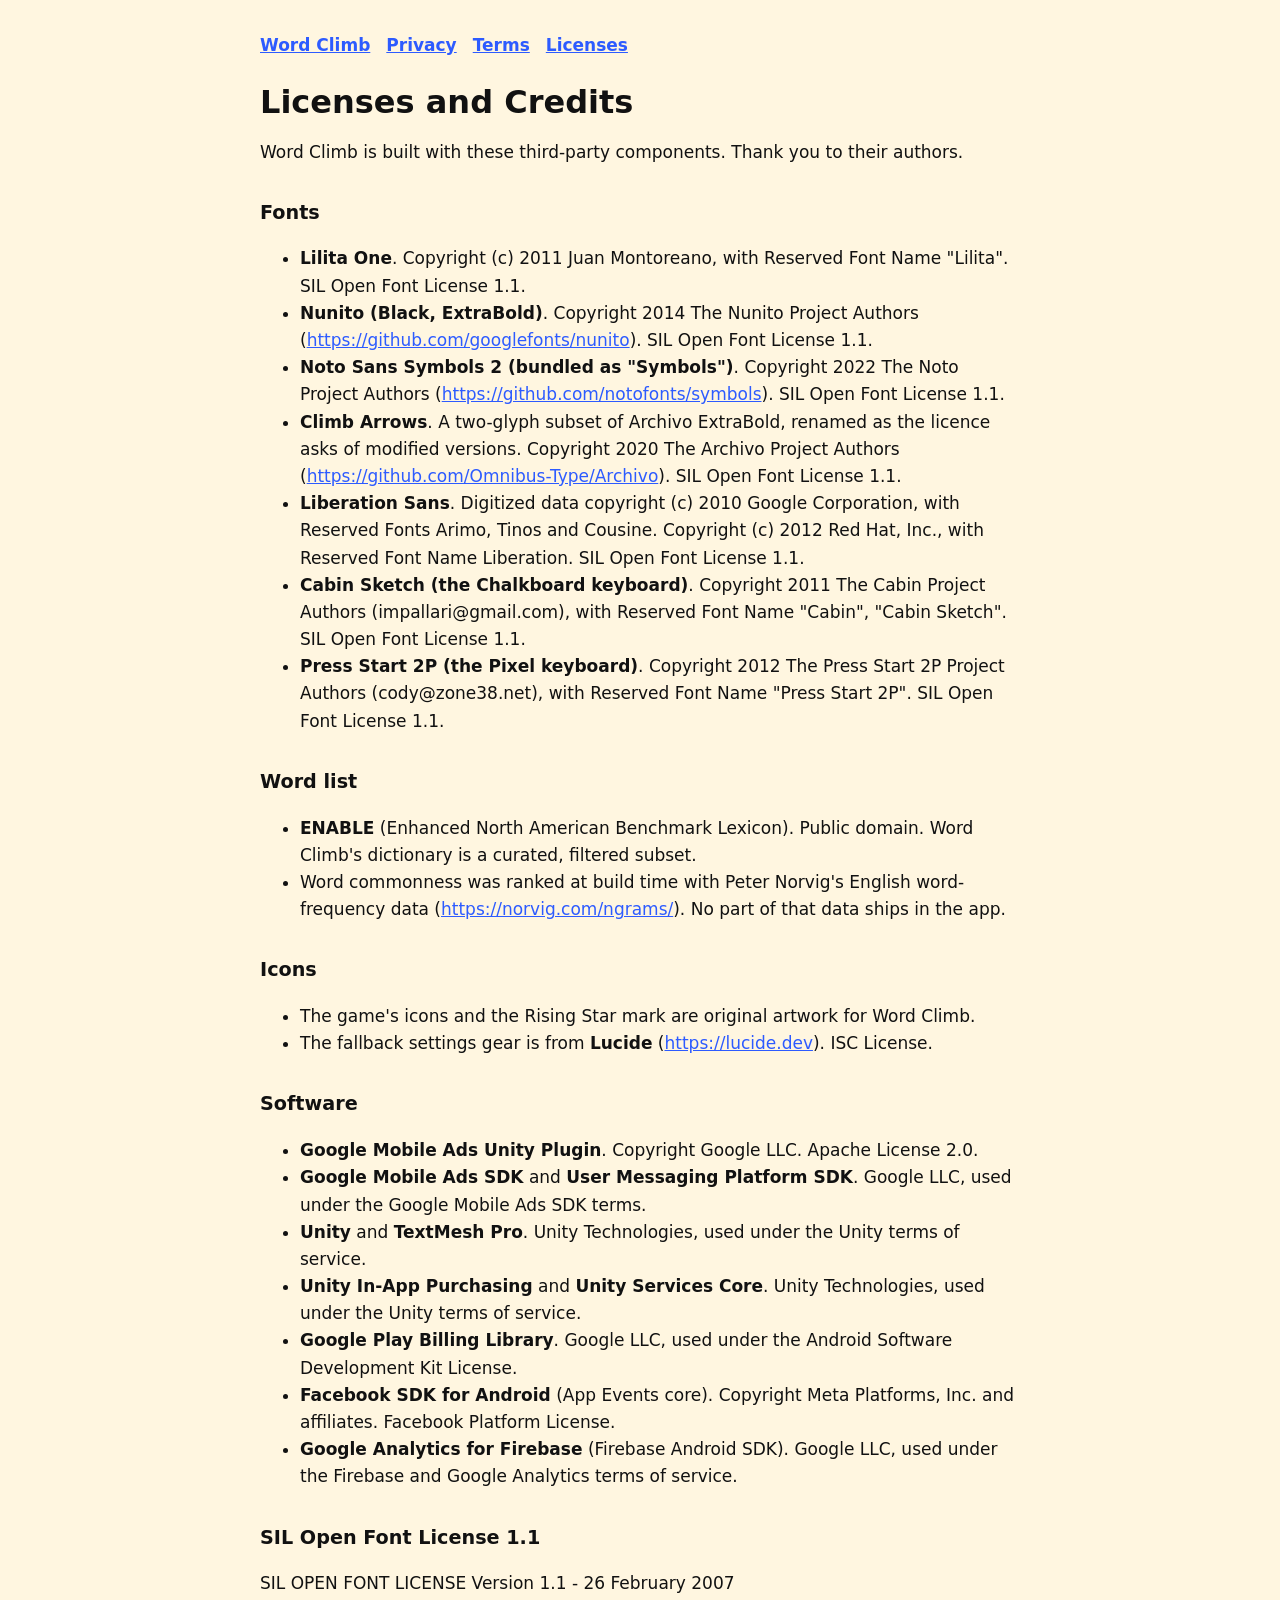
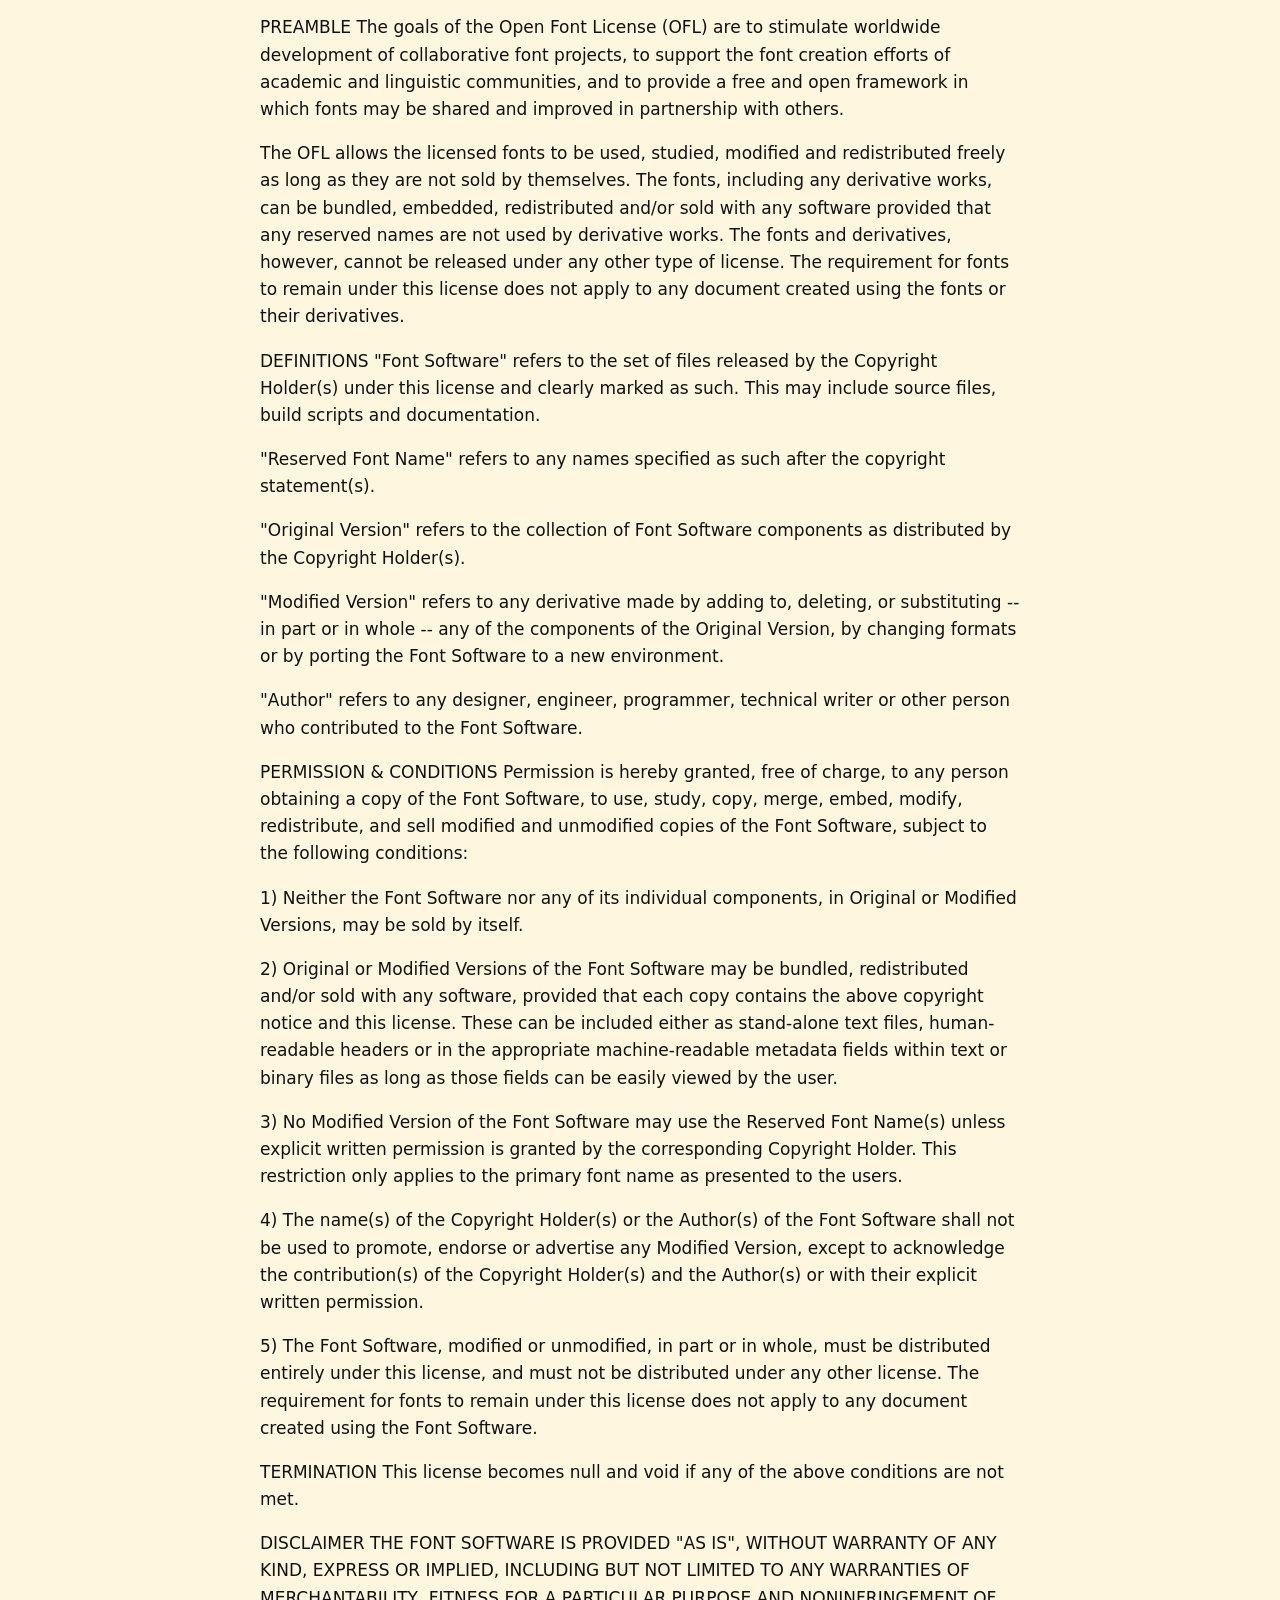
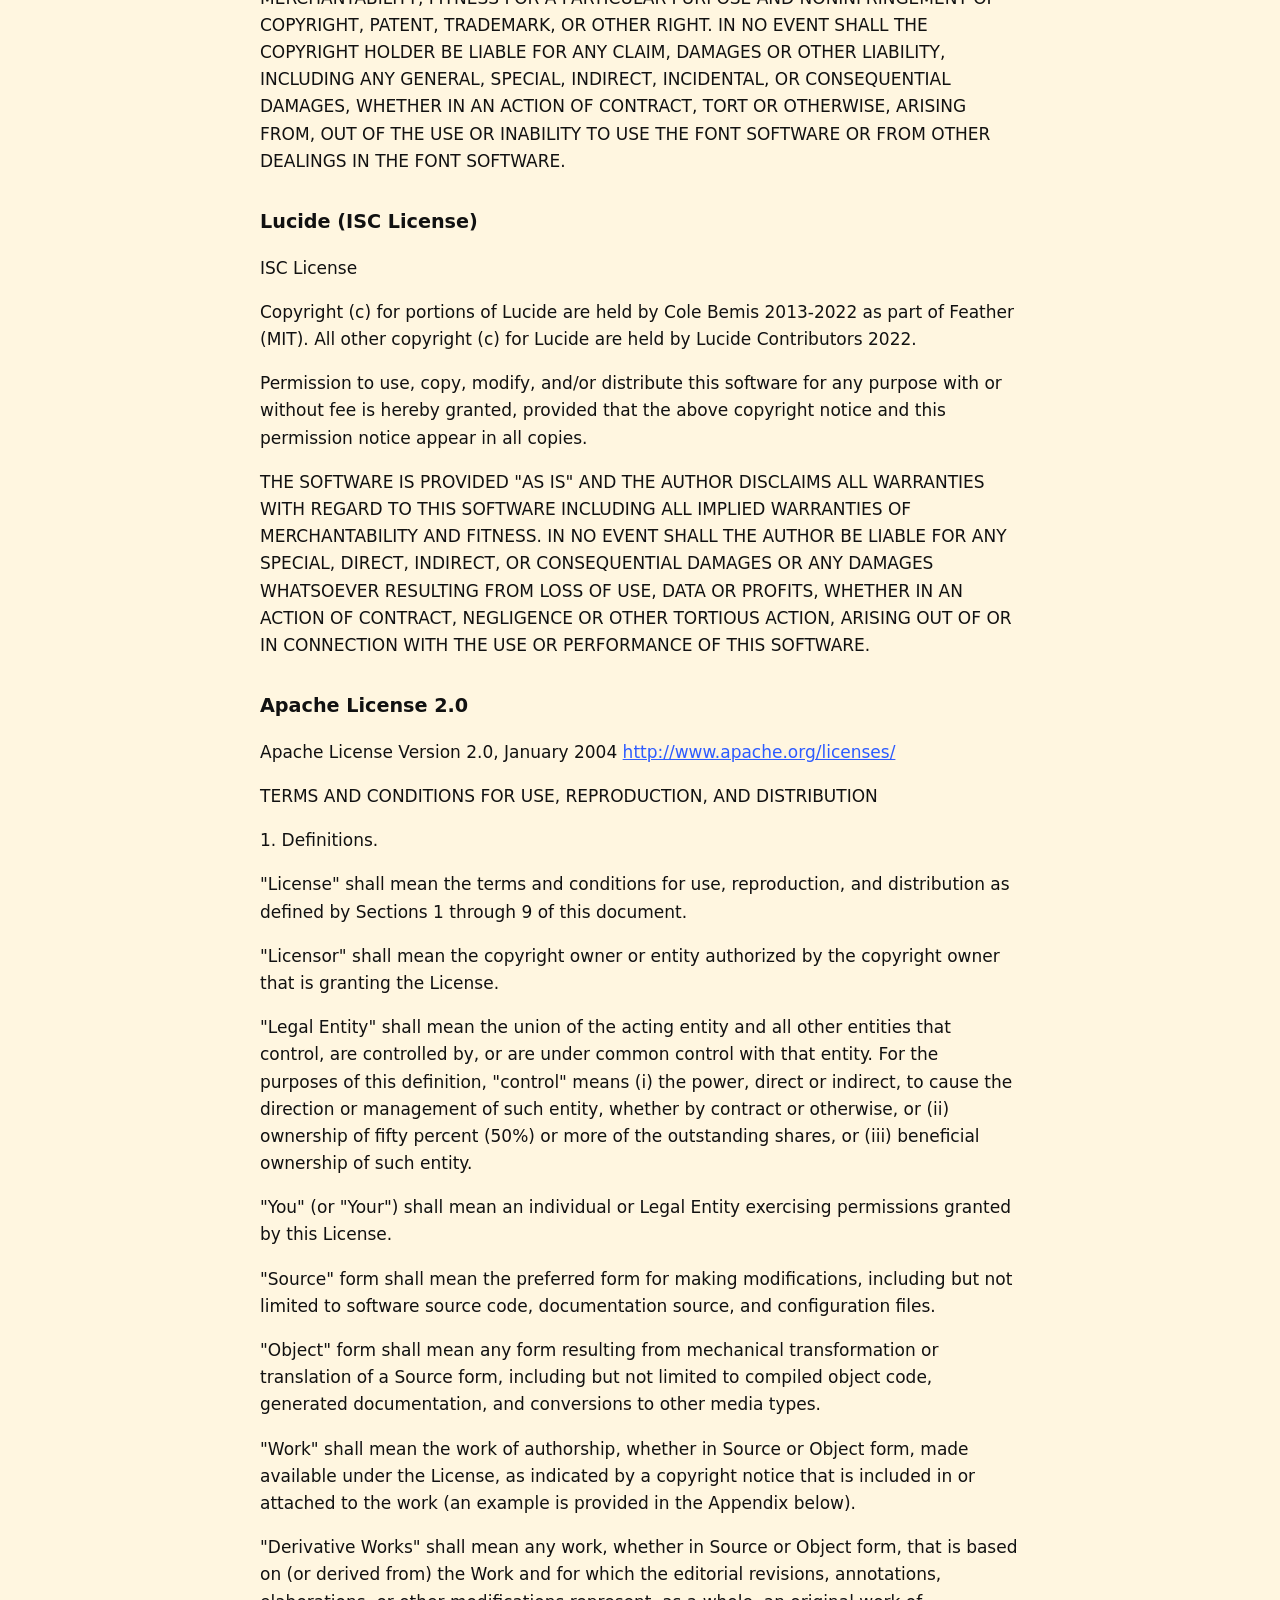
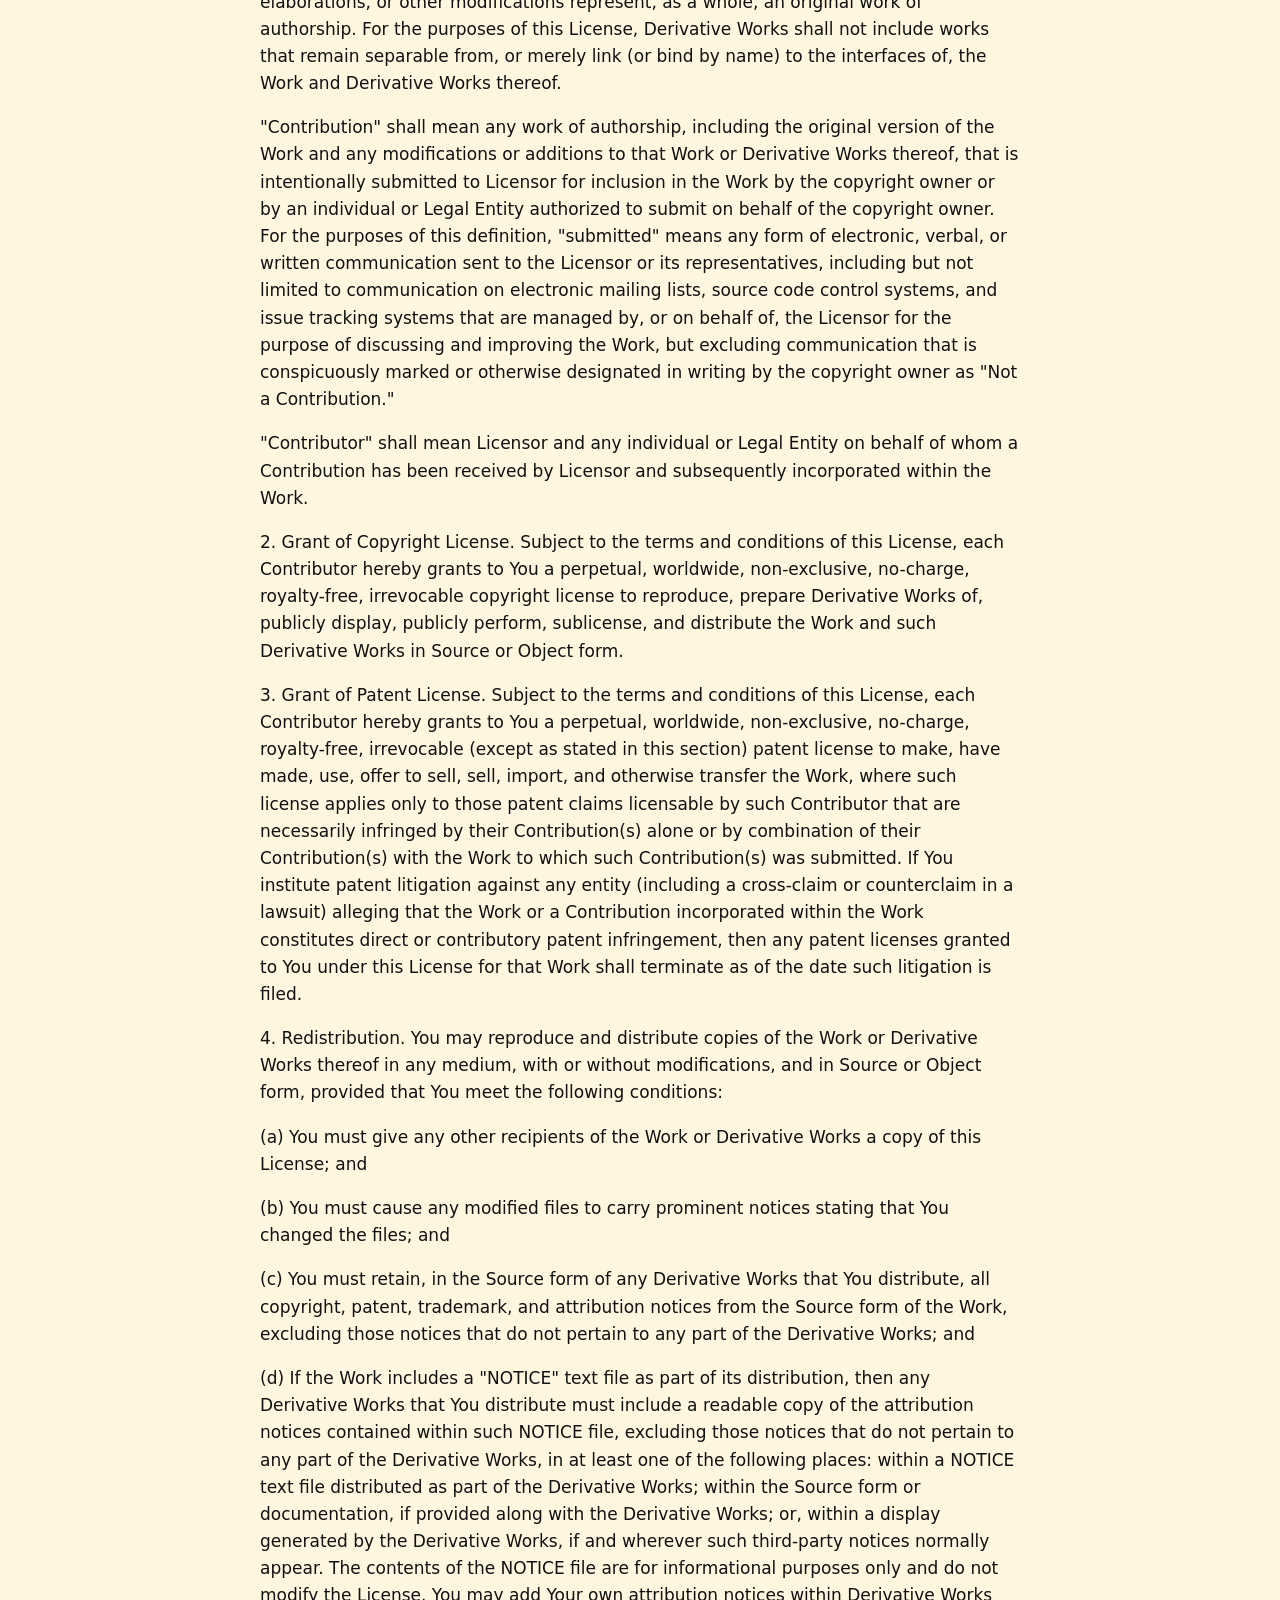
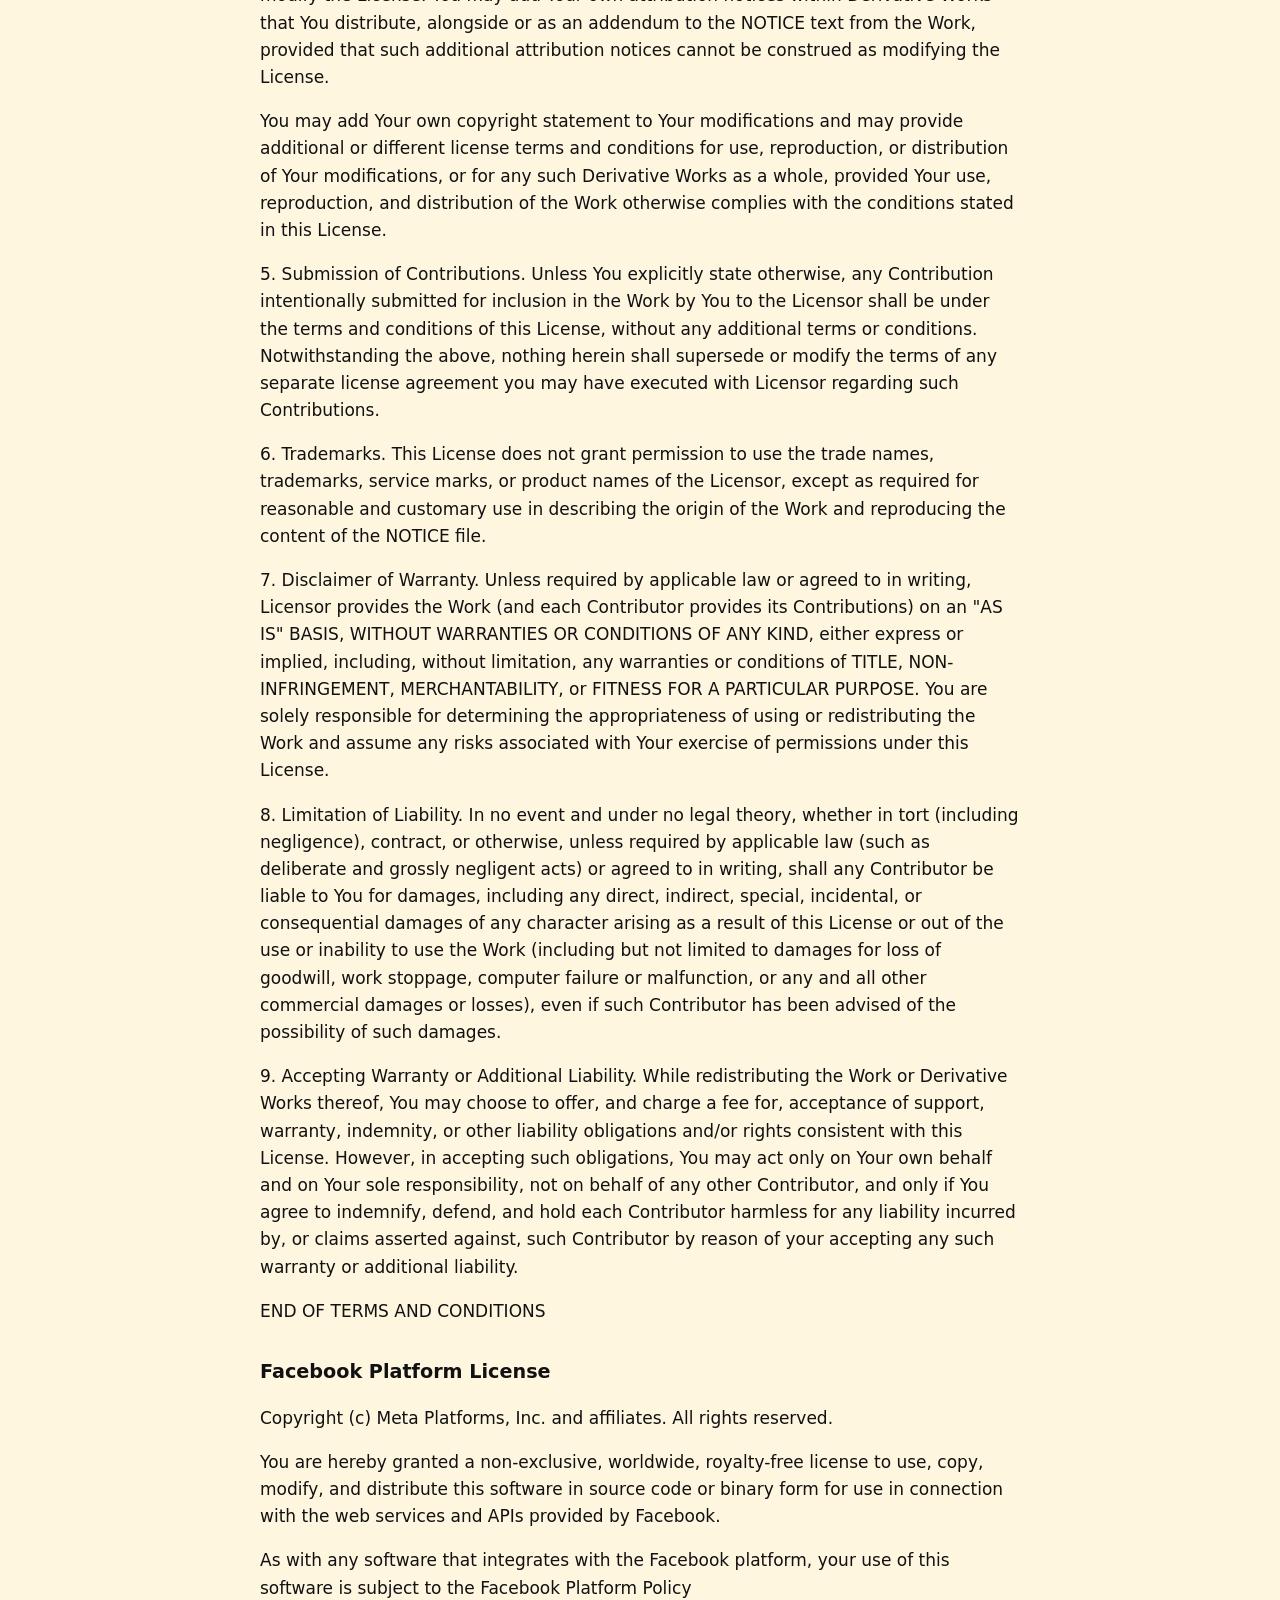
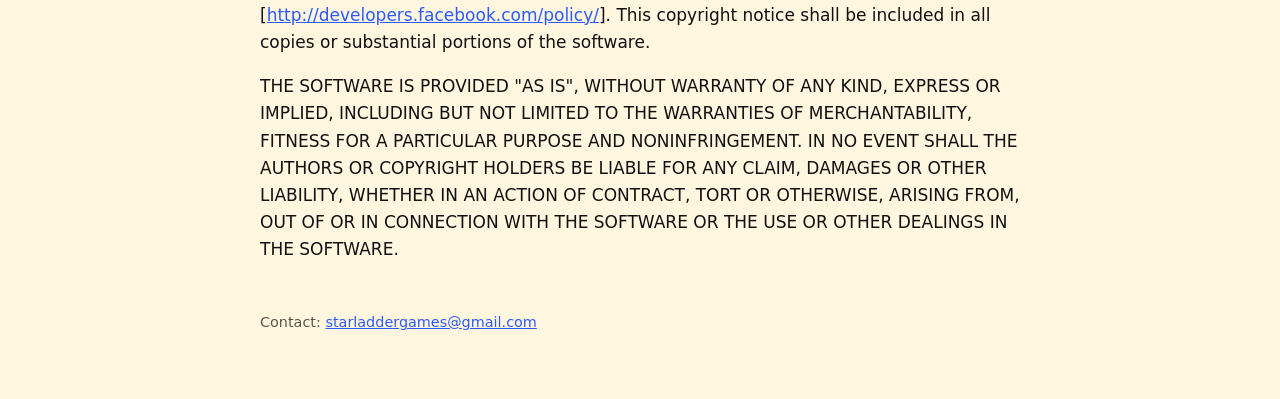
<file: legal/licenses.html>
<!doctype html>
<html lang="en"><head><meta charset="utf-8">
<meta name="viewport" content="width=device-width, initial-scale=1">
<title>Licenses and Credits</title>
<style>
:root{--cream:#FFF6E0;--ink:#111111;--muted:#5A554B;--cobalt:#2D5BFF;--paper:#FFFFFF}
body{margin:0;background:var(--cream);color:var(--ink);font:17px/1.6 system-ui,-apple-system,"Segoe UI",Roboto,sans-serif}
main{max-width:760px;margin:0 auto;padding:32px 16px 64px}
h1{font-size:2rem;line-height:1.2;margin:0 0 8px}
h2{font-size:1.2rem;margin:32px 0 8px}
a{color:var(--cobalt)} p,li{overflow-wrap:anywhere}
nav{margin-bottom:24px;font-weight:700} nav a{margin-right:16px}
footer{margin-top:48px;color:var(--muted);font-size:.9rem}
</style></head><body><main>
<nav><a href="index.html">Word Climb</a><a href="privacy-policy.html">Privacy</a><a href="terms-of-use.html">Terms</a><a href="licenses.html">Licenses</a></nav>
<h1>Licenses and Credits</h1>
<p>Word Climb is built with these third-party components. Thank you to their authors.</p>
<h2>Fonts</h2>
<ul><li><strong>Lilita One</strong>. Copyright (c) 2011 Juan Montoreano, with Reserved Font Name "Lilita". SIL Open Font License 1.1.</li><li><strong>Nunito (Black, ExtraBold)</strong>. Copyright 2014 The Nunito Project Authors (<a href="https://github.com/googlefonts/nunito">https://github.com/googlefonts/nunito</a>). SIL Open Font License 1.1.</li><li><strong>Noto Sans Symbols 2 (bundled as "Symbols")</strong>. Copyright 2022 The Noto Project Authors (<a href="https://github.com/notofonts/symbols">https://github.com/notofonts/symbols</a>). SIL Open Font License 1.1.</li><li><strong>Climb Arrows</strong>. A two-glyph subset of Archivo ExtraBold, renamed as the licence asks of modified versions. Copyright 2020 The Archivo Project Authors (<a href="https://github.com/Omnibus-Type/Archivo">https://github.com/Omnibus-Type/Archivo</a>). SIL Open Font License 1.1.</li><li><strong>Liberation Sans</strong>. Digitized data copyright (c) 2010 Google Corporation, with Reserved Fonts Arimo, Tinos and Cousine. Copyright (c) 2012 Red Hat, Inc., with Reserved Font Name Liberation. SIL Open Font License 1.1.</li><li><strong>Cabin Sketch (the Chalkboard keyboard)</strong>. Copyright 2011 The Cabin Project Authors (impallari@gmail.com), with Reserved Font Name "Cabin", "Cabin Sketch". SIL Open Font License 1.1.</li><li><strong>Press Start 2P (the Pixel keyboard)</strong>. Copyright 2012 The Press Start 2P Project Authors (cody@zone38.net), with Reserved Font Name "Press Start 2P". SIL Open Font License 1.1.</li></ul>
<h2>Word list</h2>
<ul><li><strong>ENABLE</strong> (Enhanced North American Benchmark Lexicon). Public domain. Word Climb's dictionary is a curated, filtered subset.</li><li>Word commonness was ranked at build time with Peter Norvig's English word-frequency data (<a href="https://norvig.com/ngrams/">https://norvig.com/ngrams/</a>). No part of that data ships in the app.</li></ul>
<h2>Icons</h2>
<ul><li>The game's icons and the Rising Star mark are original artwork for Word Climb.</li><li>The fallback settings gear is from <strong>Lucide</strong> (<a href="https://lucide.dev">https://lucide.dev</a>). ISC License.</li></ul>
<h2>Software</h2>
<ul><li><strong>Google Mobile Ads Unity Plugin</strong>. Copyright Google LLC. Apache License 2.0.</li><li><strong>Google Mobile Ads SDK</strong> and <strong>User Messaging Platform SDK</strong>. Google LLC, used under the Google Mobile Ads SDK terms.</li><li><strong>Unity</strong> and <strong>TextMesh Pro</strong>. Unity Technologies, used under the Unity terms of service.</li><li><strong>Unity In-App Purchasing</strong> and <strong>Unity Services Core</strong>. Unity Technologies, used under the Unity terms of service.</li><li><strong>Google Play Billing Library</strong>. Google LLC, used under the Android Software Development Kit License.</li><li><strong>Facebook SDK for Android</strong> (App Events core). Copyright Meta Platforms, Inc. and affiliates. Facebook Platform License.</li><li><strong>Google Analytics for Firebase</strong> (Firebase Android SDK). Google LLC, used under the Firebase and Google Analytics terms of service.</li></ul>
<h2>SIL Open Font License 1.1</h2>
<p>SIL OPEN FONT LICENSE Version 1.1 - 26 February 2007</p>
<p>PREAMBLE The goals of the Open Font License (OFL) are to stimulate worldwide development of collaborative font projects, to support the font creation efforts of academic and linguistic communities, and to provide a free and open framework in which fonts may be shared and improved in partnership with others.</p>
<p>The OFL allows the licensed fonts to be used, studied, modified and redistributed freely as long as they are not sold by themselves. The fonts, including any derivative works, can be bundled, embedded, redistributed and/or sold with any software provided that any reserved names are not used by derivative works. The fonts and derivatives, however, cannot be released under any other type of license. The requirement for fonts to remain under this license does not apply to any document created using the fonts or their derivatives.</p>
<p>DEFINITIONS "Font Software" refers to the set of files released by the Copyright Holder(s) under this license and clearly marked as such. This may include source files, build scripts and documentation.</p>
<p>"Reserved Font Name" refers to any names specified as such after the copyright statement(s).</p>
<p>"Original Version" refers to the collection of Font Software components as distributed by the Copyright Holder(s).</p>
<p>"Modified Version" refers to any derivative made by adding to, deleting, or substituting -- in part or in whole -- any of the components of the Original Version, by changing formats or by porting the Font Software to a new environment.</p>
<p>"Author" refers to any designer, engineer, programmer, technical writer or other person who contributed to the Font Software.</p>
<p>PERMISSION &amp; CONDITIONS Permission is hereby granted, free of charge, to any person obtaining a copy of the Font Software, to use, study, copy, merge, embed, modify, redistribute, and sell modified and unmodified copies of the Font Software, subject to the following conditions:</p>
<p>1) Neither the Font Software nor any of its individual components, in Original or Modified Versions, may be sold by itself.</p>
<p>2) Original or Modified Versions of the Font Software may be bundled, redistributed and/or sold with any software, provided that each copy contains the above copyright notice and this license. These can be included either as stand-alone text files, human-readable headers or in the appropriate machine-readable metadata fields within text or binary files as long as those fields can be easily viewed by the user.</p>
<p>3) No Modified Version of the Font Software may use the Reserved Font Name(s) unless explicit written permission is granted by the corresponding Copyright Holder. This restriction only applies to the primary font name as presented to the users.</p>
<p>4) The name(s) of the Copyright Holder(s) or the Author(s) of the Font Software shall not be used to promote, endorse or advertise any Modified Version, except to acknowledge the contribution(s) of the Copyright Holder(s) and the Author(s) or with their explicit written permission.</p>
<p>5) The Font Software, modified or unmodified, in part or in whole, must be distributed entirely under this license, and must not be distributed under any other license. The requirement for fonts to remain under this license does not apply to any document created using the Font Software.</p>
<p>TERMINATION This license becomes null and void if any of the above conditions are not met.</p>
<p>DISCLAIMER THE FONT SOFTWARE IS PROVIDED "AS IS", WITHOUT WARRANTY OF ANY KIND, EXPRESS OR IMPLIED, INCLUDING BUT NOT LIMITED TO ANY WARRANTIES OF MERCHANTABILITY, FITNESS FOR A PARTICULAR PURPOSE AND NONINFRINGEMENT OF COPYRIGHT, PATENT, TRADEMARK, OR OTHER RIGHT. IN NO EVENT SHALL THE COPYRIGHT HOLDER BE LIABLE FOR ANY CLAIM, DAMAGES OR OTHER LIABILITY, INCLUDING ANY GENERAL, SPECIAL, INDIRECT, INCIDENTAL, OR CONSEQUENTIAL DAMAGES, WHETHER IN AN ACTION OF CONTRACT, TORT OR OTHERWISE, ARISING FROM, OUT OF THE USE OR INABILITY TO USE THE FONT SOFTWARE OR FROM OTHER DEALINGS IN THE FONT SOFTWARE.</p>
<h2>Lucide (ISC License)</h2>
<p>ISC License</p>
<p>Copyright (c) for portions of Lucide are held by Cole Bemis 2013-2022 as part of Feather (MIT). All other copyright (c) for Lucide are held by Lucide Contributors 2022.</p>
<p>Permission to use, copy, modify, and/or distribute this software for any purpose with or without fee is hereby granted, provided that the above copyright notice and this permission notice appear in all copies.</p>
<p>THE SOFTWARE IS PROVIDED "AS IS" AND THE AUTHOR DISCLAIMS ALL WARRANTIES WITH REGARD TO THIS SOFTWARE INCLUDING ALL IMPLIED WARRANTIES OF MERCHANTABILITY AND FITNESS. IN NO EVENT SHALL THE AUTHOR BE LIABLE FOR ANY SPECIAL, DIRECT, INDIRECT, OR CONSEQUENTIAL DAMAGES OR ANY DAMAGES WHATSOEVER RESULTING FROM LOSS OF USE, DATA OR PROFITS, WHETHER IN AN ACTION OF CONTRACT, NEGLIGENCE OR OTHER TORTIOUS ACTION, ARISING OUT OF OR IN CONNECTION WITH THE USE OR PERFORMANCE OF THIS SOFTWARE.</p>
<h2>Apache License 2.0</h2>
<p>Apache License Version 2.0, January 2004 <a href="http://www.apache.org/licenses/">http://www.apache.org/licenses/</a></p>
<p>TERMS AND CONDITIONS FOR USE, REPRODUCTION, AND DISTRIBUTION</p>
<p>1. Definitions.</p>
<p>"License" shall mean the terms and conditions for use, reproduction, and distribution as defined by Sections 1 through 9 of this document.</p>
<p>"Licensor" shall mean the copyright owner or entity authorized by the copyright owner that is granting the License.</p>
<p>"Legal Entity" shall mean the union of the acting entity and all other entities that control, are controlled by, or are under common control with that entity. For the purposes of this definition, "control" means (i) the power, direct or indirect, to cause the direction or management of such entity, whether by contract or otherwise, or (ii) ownership of fifty percent (50%) or more of the outstanding shares, or (iii) beneficial ownership of such entity.</p>
<p>"You" (or "Your") shall mean an individual or Legal Entity exercising permissions granted by this License.</p>
<p>"Source" form shall mean the preferred form for making modifications, including but not limited to software source code, documentation source, and configuration files.</p>
<p>"Object" form shall mean any form resulting from mechanical transformation or translation of a Source form, including but not limited to compiled object code, generated documentation, and conversions to other media types.</p>
<p>"Work" shall mean the work of authorship, whether in Source or Object form, made available under the License, as indicated by a copyright notice that is included in or attached to the work (an example is provided in the Appendix below).</p>
<p>"Derivative Works" shall mean any work, whether in Source or Object form, that is based on (or derived from) the Work and for which the editorial revisions, annotations, elaborations, or other modifications represent, as a whole, an original work of authorship. For the purposes of this License, Derivative Works shall not include works that remain separable from, or merely link (or bind by name) to the interfaces of, the Work and Derivative Works thereof.</p>
<p>"Contribution" shall mean any work of authorship, including the original version of the Work and any modifications or additions to that Work or Derivative Works thereof, that is intentionally submitted to Licensor for inclusion in the Work by the copyright owner or by an individual or Legal Entity authorized to submit on behalf of the copyright owner. For the purposes of this definition, "submitted" means any form of electronic, verbal, or written communication sent to the Licensor or its representatives, including but not limited to communication on electronic mailing lists, source code control systems, and issue tracking systems that are managed by, or on behalf of, the Licensor for the purpose of discussing and improving the Work, but excluding communication that is conspicuously marked or otherwise designated in writing by the copyright owner as "Not a Contribution."</p>
<p>"Contributor" shall mean Licensor and any individual or Legal Entity on behalf of whom a Contribution has been received by Licensor and subsequently incorporated within the Work.</p>
<p>2. Grant of Copyright License. Subject to the terms and conditions of this License, each Contributor hereby grants to You a perpetual, worldwide, non-exclusive, no-charge, royalty-free, irrevocable copyright license to reproduce, prepare Derivative Works of, publicly display, publicly perform, sublicense, and distribute the Work and such Derivative Works in Source or Object form.</p>
<p>3. Grant of Patent License. Subject to the terms and conditions of this License, each Contributor hereby grants to You a perpetual, worldwide, non-exclusive, no-charge, royalty-free, irrevocable (except as stated in this section) patent license to make, have made, use, offer to sell, sell, import, and otherwise transfer the Work, where such license applies only to those patent claims licensable by such Contributor that are necessarily infringed by their Contribution(s) alone or by combination of their Contribution(s) with the Work to which such Contribution(s) was submitted. If You institute patent litigation against any entity (including a cross-claim or counterclaim in a lawsuit) alleging that the Work or a Contribution incorporated within the Work constitutes direct or contributory patent infringement, then any patent licenses granted to You under this License for that Work shall terminate as of the date such litigation is filed.</p>
<p>4. Redistribution. You may reproduce and distribute copies of the Work or Derivative Works thereof in any medium, with or without modifications, and in Source or Object form, provided that You meet the following conditions:</p>
<p>(a) You must give any other recipients of the Work or Derivative Works a copy of this License; and</p>
<p>(b) You must cause any modified files to carry prominent notices stating that You changed the files; and</p>
<p>(c) You must retain, in the Source form of any Derivative Works that You distribute, all copyright, patent, trademark, and attribution notices from the Source form of the Work, excluding those notices that do not pertain to any part of the Derivative Works; and</p>
<p>(d) If the Work includes a "NOTICE" text file as part of its distribution, then any Derivative Works that You distribute must include a readable copy of the attribution notices contained within such NOTICE file, excluding those notices that do not pertain to any part of the Derivative Works, in at least one of the following places: within a NOTICE text file distributed as part of the Derivative Works; within the Source form or documentation, if provided along with the Derivative Works; or, within a display generated by the Derivative Works, if and wherever such third-party notices normally appear. The contents of the NOTICE file are for informational purposes only and do not modify the License. You may add Your own attribution notices within Derivative Works that You distribute, alongside or as an addendum to the NOTICE text from the Work, provided that such additional attribution notices cannot be construed as modifying the License.</p>
<p>You may add Your own copyright statement to Your modifications and may provide additional or different license terms and conditions for use, reproduction, or distribution of Your modifications, or for any such Derivative Works as a whole, provided Your use, reproduction, and distribution of the Work otherwise complies with the conditions stated in this License.</p>
<p>5. Submission of Contributions. Unless You explicitly state otherwise, any Contribution intentionally submitted for inclusion in the Work by You to the Licensor shall be under the terms and conditions of this License, without any additional terms or conditions. Notwithstanding the above, nothing herein shall supersede or modify the terms of any separate license agreement you may have executed with Licensor regarding such Contributions.</p>
<p>6. Trademarks. This License does not grant permission to use the trade names, trademarks, service marks, or product names of the Licensor, except as required for reasonable and customary use in describing the origin of the Work and reproducing the content of the NOTICE file.</p>
<p>7. Disclaimer of Warranty. Unless required by applicable law or agreed to in writing, Licensor provides the Work (and each Contributor provides its Contributions) on an "AS IS" BASIS, WITHOUT WARRANTIES OR CONDITIONS OF ANY KIND, either express or implied, including, without limitation, any warranties or conditions of TITLE, NON-INFRINGEMENT, MERCHANTABILITY, or FITNESS FOR A PARTICULAR PURPOSE. You are solely responsible for determining the appropriateness of using or redistributing the Work and assume any risks associated with Your exercise of permissions under this License.</p>
<p>8. Limitation of Liability. In no event and under no legal theory, whether in tort (including negligence), contract, or otherwise, unless required by applicable law (such as deliberate and grossly negligent acts) or agreed to in writing, shall any Contributor be liable to You for damages, including any direct, indirect, special, incidental, or consequential damages of any character arising as a result of this License or out of the use or inability to use the Work (including but not limited to damages for loss of goodwill, work stoppage, computer failure or malfunction, or any and all other commercial damages or losses), even if such Contributor has been advised of the possibility of such damages.</p>
<p>9. Accepting Warranty or Additional Liability. While redistributing the Work or Derivative Works thereof, You may choose to offer, and charge a fee for, acceptance of support, warranty, indemnity, or other liability obligations and/or rights consistent with this License. However, in accepting such obligations, You may act only on Your own behalf and on Your sole responsibility, not on behalf of any other Contributor, and only if You agree to indemnify, defend, and hold each Contributor harmless for any liability incurred by, or claims asserted against, such Contributor by reason of your accepting any such warranty or additional liability.</p>
<p>END OF TERMS AND CONDITIONS</p>
<h2>Facebook Platform License</h2>
<p>Copyright (c) Meta Platforms, Inc. and affiliates. All rights reserved.</p>
<p>You are hereby granted a non-exclusive, worldwide, royalty-free license to use, copy, modify, and distribute this software in source code or binary form for use in connection with the web services and APIs provided by Facebook.</p>
<p>As with any software that integrates with the Facebook platform, your use of this software is subject to the Facebook Platform Policy [<a href="http://developers.facebook.com/policy/">http://developers.facebook.com/policy/</a>]. This copyright notice shall be included in all copies or substantial portions of the software.</p>
<p>THE SOFTWARE IS PROVIDED "AS IS", WITHOUT WARRANTY OF ANY KIND, EXPRESS OR IMPLIED, INCLUDING BUT NOT LIMITED TO THE WARRANTIES OF MERCHANTABILITY, FITNESS FOR A PARTICULAR PURPOSE AND NONINFRINGEMENT. IN NO EVENT SHALL THE AUTHORS OR COPYRIGHT HOLDERS BE LIABLE FOR ANY CLAIM, DAMAGES OR OTHER LIABILITY, WHETHER IN AN ACTION OF CONTRACT, TORT OR OTHERWISE, ARISING FROM, OUT OF OR IN CONNECTION WITH THE SOFTWARE OR THE USE OR OTHER DEALINGS IN THE SOFTWARE.</p>
<footer>Contact: <a href="mailto:starladdergames@gmail.com">starladdergames@gmail.com</a></footer>
</main></body></html>
</file>
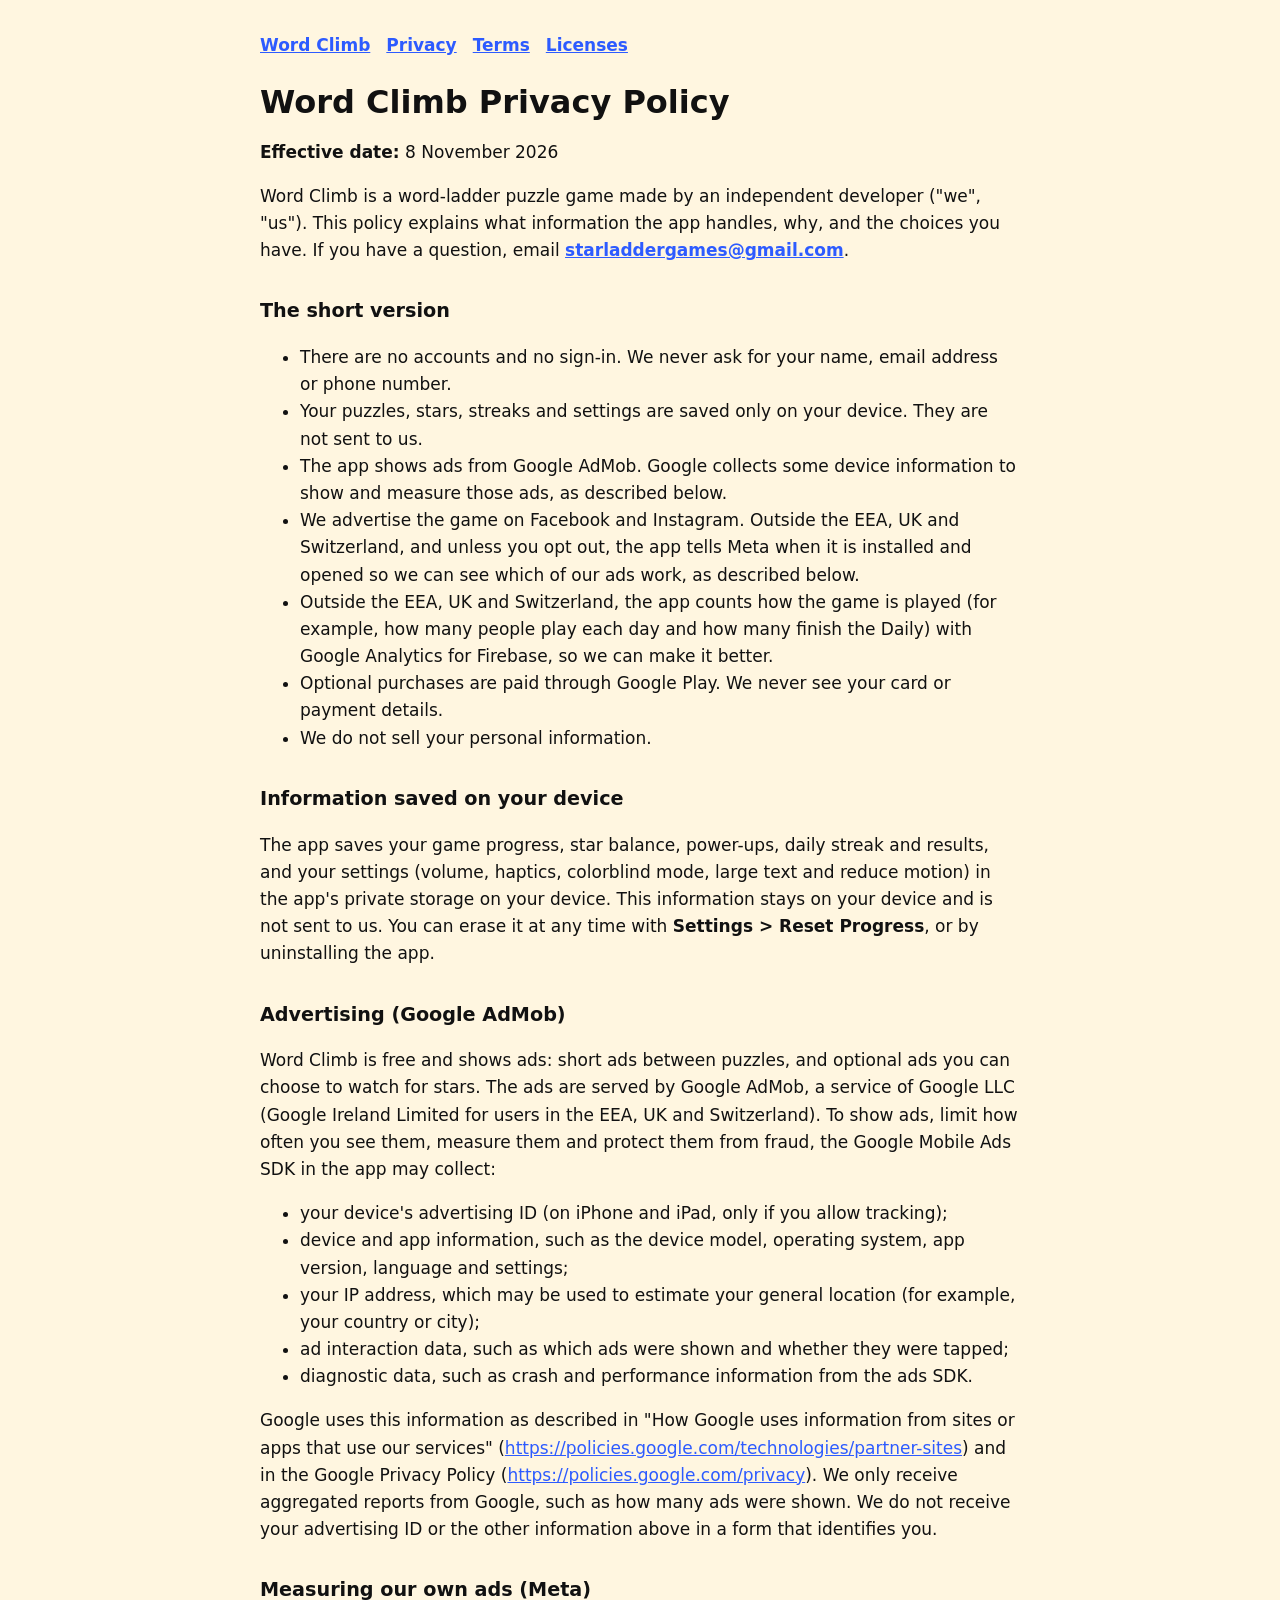
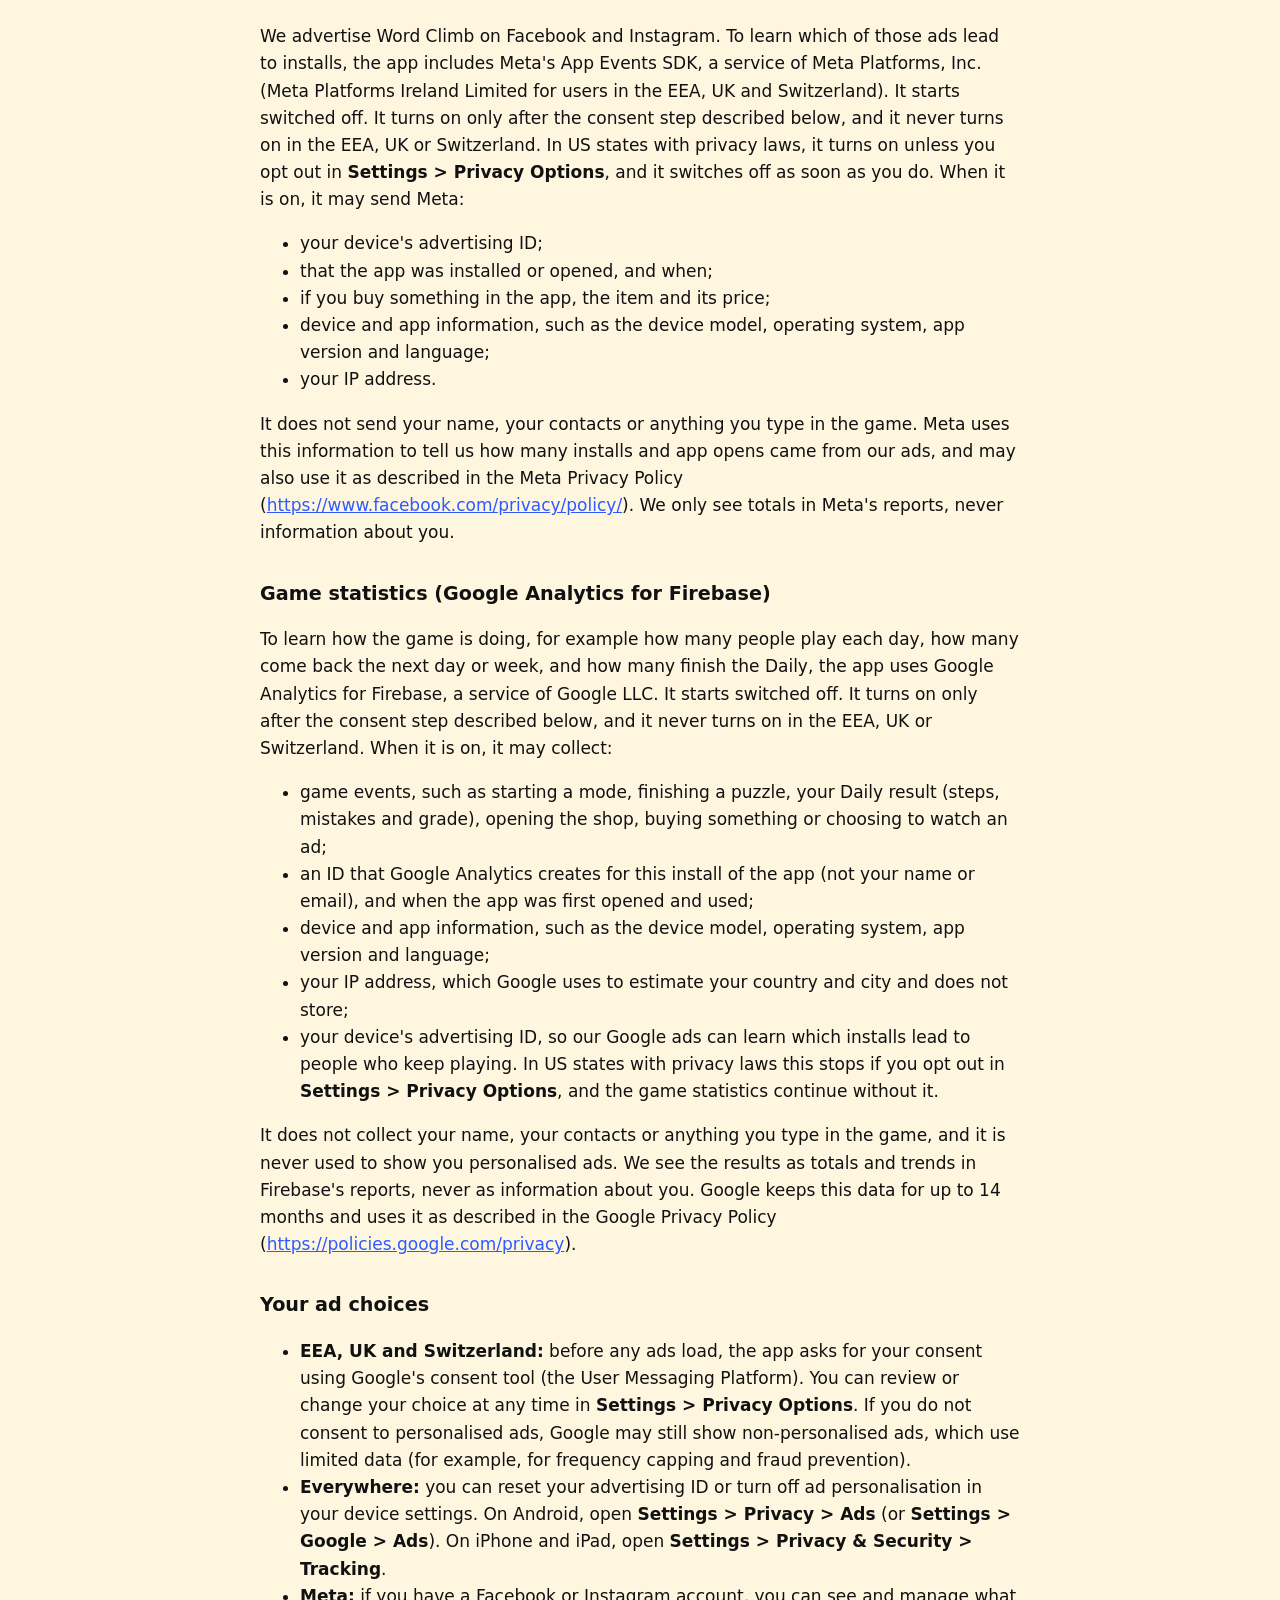
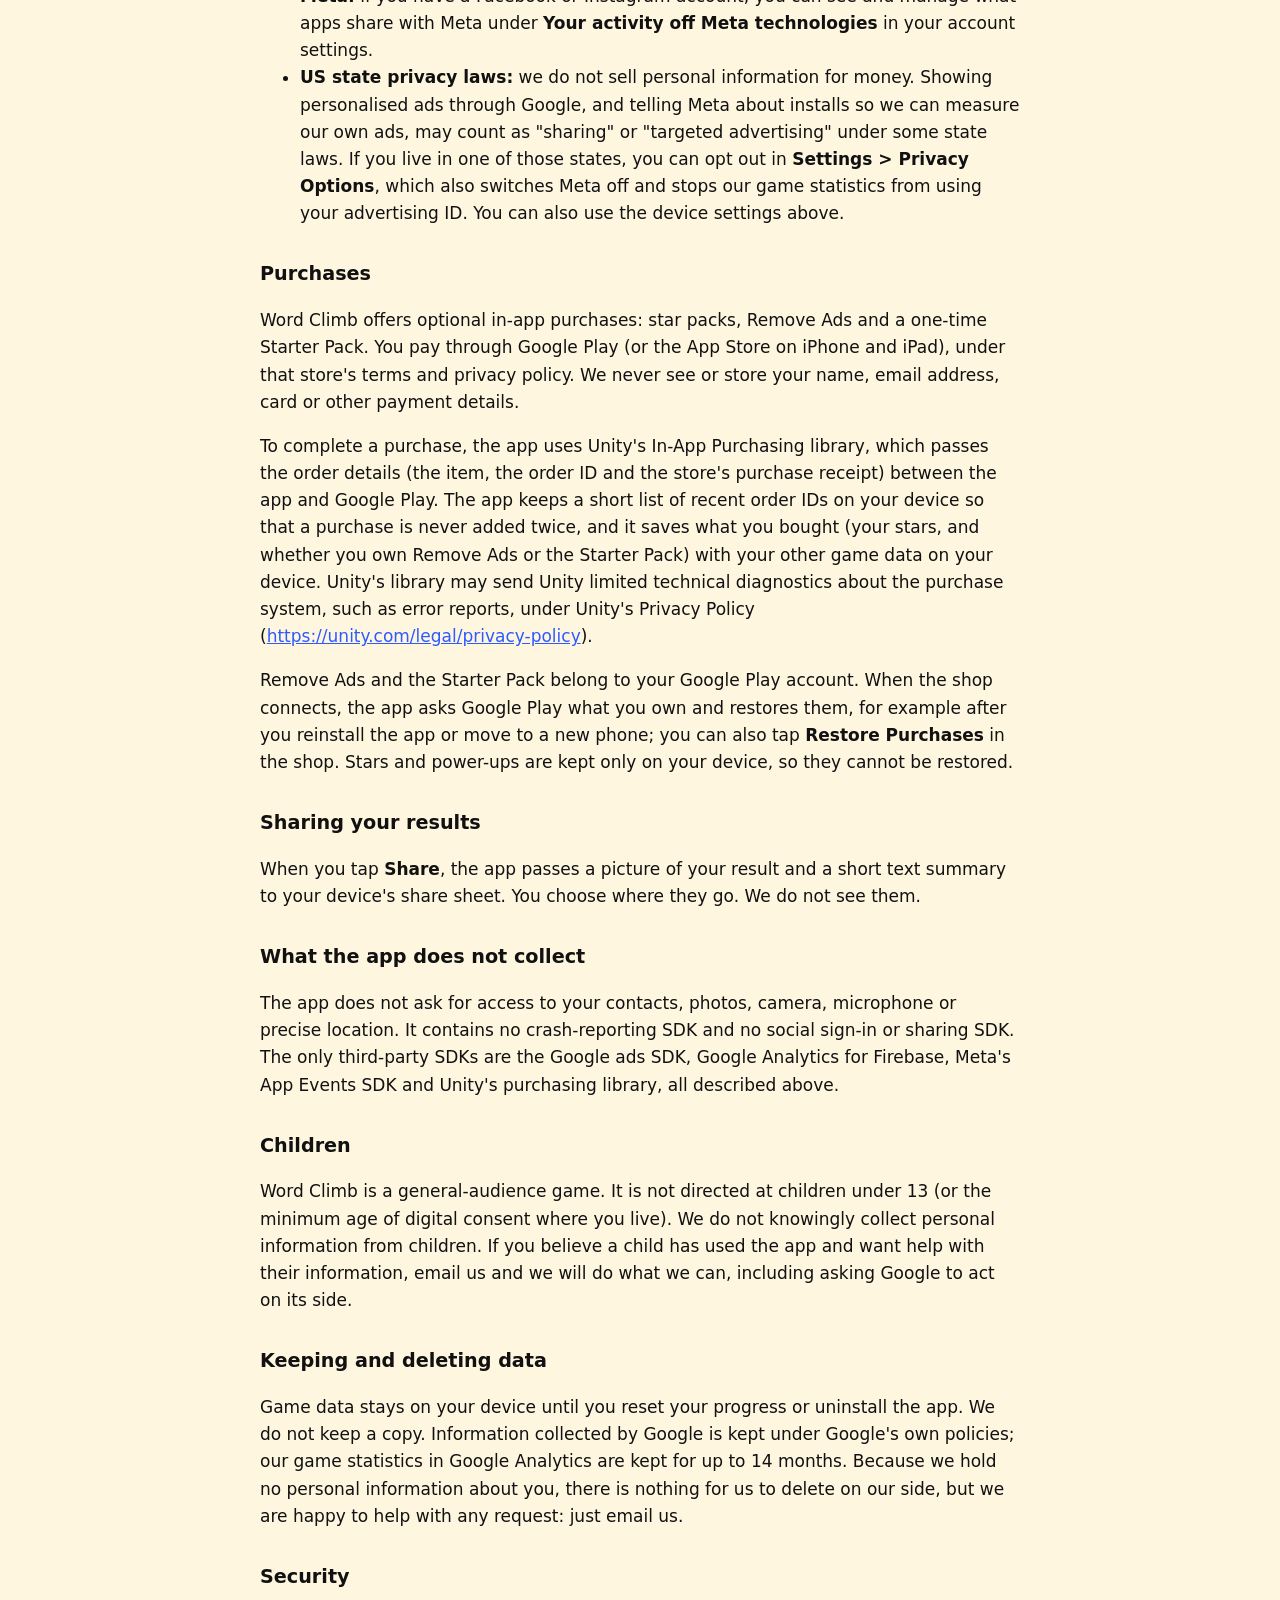
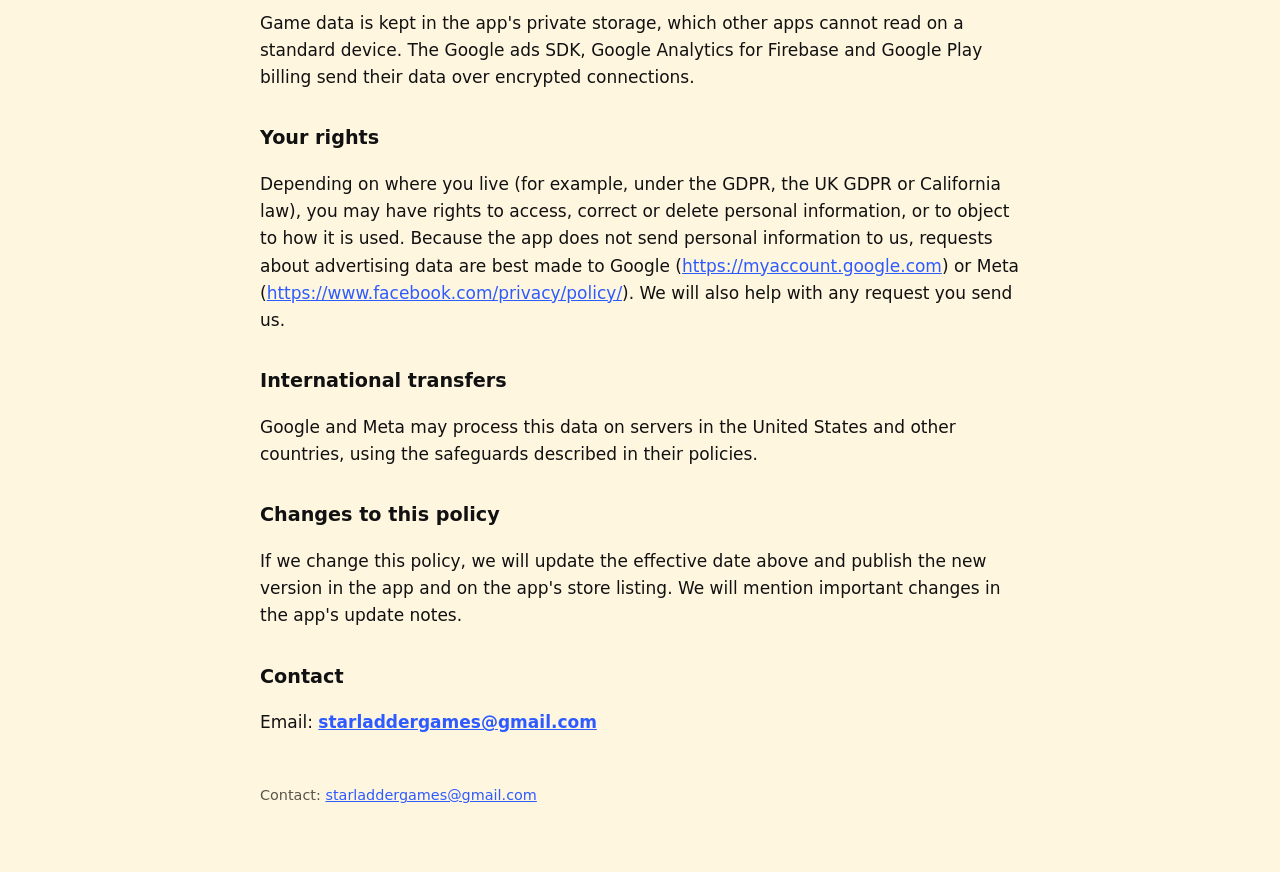
<file: legal/privacy-policy.html>
<!doctype html>
<html lang="en"><head><meta charset="utf-8">
<meta name="viewport" content="width=device-width, initial-scale=1">
<title>Word Climb Privacy Policy</title>
<style>
:root{--cream:#FFF6E0;--ink:#111111;--muted:#5A554B;--cobalt:#2D5BFF;--paper:#FFFFFF}
body{margin:0;background:var(--cream);color:var(--ink);font:17px/1.6 system-ui,-apple-system,"Segoe UI",Roboto,sans-serif}
main{max-width:760px;margin:0 auto;padding:32px 16px 64px}
h1{font-size:2rem;line-height:1.2;margin:0 0 8px}
h2{font-size:1.2rem;margin:32px 0 8px}
a{color:var(--cobalt)} p,li{overflow-wrap:anywhere}
nav{margin-bottom:24px;font-weight:700} nav a{margin-right:16px}
footer{margin-top:48px;color:var(--muted);font-size:.9rem}
</style></head><body><main>
<nav><a href="index.html">Word Climb</a><a href="privacy-policy.html">Privacy</a><a href="terms-of-use.html">Terms</a><a href="licenses.html">Licenses</a></nav>
<h1>Word Climb Privacy Policy</h1>
<p><strong>Effective date:</strong> 8 November 2026</p>
<p>Word Climb is a word-ladder puzzle game made by an independent developer ("we", "us"). This policy explains what information the app handles, why, and the choices you have. If you have a question, email <strong><a href="mailto:starladdergames@gmail.com">starladdergames@gmail.com</a></strong>.</p>
<h2>The short version</h2>
<ul><li>There are no accounts and no sign-in. We never ask for your name, email address or phone number.</li><li>Your puzzles, stars, streaks and settings are saved only on your device. They are not sent to us.</li><li>The app shows ads from Google AdMob. Google collects some device information to show and measure those ads, as described below.</li><li>We advertise the game on Facebook and Instagram. Outside the EEA, UK and Switzerland, and unless you opt out, the app tells Meta when it is installed and opened so we can see which of our ads work, as described below.</li><li>Outside the EEA, UK and Switzerland, the app counts how the game is played (for example, how many people play each day and how many finish the Daily) with Google Analytics for Firebase, so we can make it better.</li><li>Optional purchases are paid through Google Play. We never see your card or payment details.</li><li>We do not sell your personal information.</li></ul>
<h2>Information saved on your device</h2>
<p>The app saves your game progress, star balance, power-ups, daily streak and results, and your settings (volume, haptics, colorblind mode, large text and reduce motion) in the app's private storage on your device. This information stays on your device and is not sent to us. You can erase it at any time with <strong>Settings &gt; Reset Progress</strong>, or by uninstalling the app.</p>
<h2>Advertising (Google AdMob)</h2>
<p>Word Climb is free and shows ads: short ads between puzzles, and optional ads you can choose to watch for stars. The ads are served by Google AdMob, a service of Google LLC (Google Ireland Limited for users in the EEA, UK and Switzerland). To show ads, limit how often you see them, measure them and protect them from fraud, the Google Mobile Ads SDK in the app may collect:</p>
<ul><li>your device's advertising ID (on iPhone and iPad, only if you allow tracking);</li><li>device and app information, such as the device model, operating system, app version, language and settings;</li><li>your IP address, which may be used to estimate your general location (for example, your country or city);</li><li>ad interaction data, such as which ads were shown and whether they were tapped;</li><li>diagnostic data, such as crash and performance information from the ads SDK.</li></ul>
<p>Google uses this information as described in "How Google uses information from sites or apps that use our services" (<a href="https://policies.google.com/technologies/partner-sites">https://policies.google.com/technologies/partner-sites</a>) and in the Google Privacy Policy (<a href="https://policies.google.com/privacy">https://policies.google.com/privacy</a>). We only receive aggregated reports from Google, such as how many ads were shown. We do not receive your advertising ID or the other information above in a form that identifies you.</p>
<h2>Measuring our own ads (Meta)</h2>
<p>We advertise Word Climb on Facebook and Instagram. To learn which of those ads lead to installs, the app includes Meta's App Events SDK, a service of Meta Platforms, Inc. (Meta Platforms Ireland Limited for users in the EEA, UK and Switzerland). It starts switched off. It turns on only after the consent step described below, and it never turns on in the EEA, UK or Switzerland. In US states with privacy laws, it turns on unless you opt out in <strong>Settings &gt; Privacy Options</strong>, and it switches off as soon as you do. When it is on, it may send Meta:</p>
<ul><li>your device's advertising ID;</li><li>that the app was installed or opened, and when;</li><li>if you buy something in the app, the item and its price;</li><li>device and app information, such as the device model, operating system, app version and language;</li><li>your IP address.</li></ul>
<p>It does not send your name, your contacts or anything you type in the game. Meta uses this information to tell us how many installs and app opens came from our ads, and may also use it as described in the Meta Privacy Policy (<a href="https://www.facebook.com/privacy/policy/">https://www.facebook.com/privacy/policy/</a>). We only see totals in Meta's reports, never information about you.</p>
<h2>Game statistics (Google Analytics for Firebase)</h2>
<p>To learn how the game is doing, for example how many people play each day, how many come back the next day or week, and how many finish the Daily, the app uses Google Analytics for Firebase, a service of Google LLC. It starts switched off. It turns on only after the consent step described below, and it never turns on in the EEA, UK or Switzerland. When it is on, it may collect:</p>
<ul><li>game events, such as starting a mode, finishing a puzzle, your Daily result (steps, mistakes and grade), opening the shop, buying something or choosing to watch an ad;</li><li>an ID that Google Analytics creates for this install of the app (not your name or email), and when the app was first opened and used;</li><li>device and app information, such as the device model, operating system, app version and language;</li><li>your IP address, which Google uses to estimate your country and city and does not store;</li><li>your device's advertising ID, so our Google ads can learn which installs lead to people who keep playing. In US states with privacy laws this stops if you opt out in <strong>Settings &gt; Privacy Options</strong>, and the game statistics continue without it.</li></ul>
<p>It does not collect your name, your contacts or anything you type in the game, and it is never used to show you personalised ads. We see the results as totals and trends in Firebase's reports, never as information about you. Google keeps this data for up to 14 months and uses it as described in the Google Privacy Policy (<a href="https://policies.google.com/privacy">https://policies.google.com/privacy</a>).</p>
<h2>Your ad choices</h2>
<ul><li><strong>EEA, UK and Switzerland:</strong> before any ads load, the app asks for your consent using Google's consent tool (the User Messaging Platform). You can review or change your choice at any time in <strong>Settings &gt; Privacy Options</strong>. If you do not consent to personalised ads, Google may still show non-personalised ads, which use limited data (for example, for frequency capping and fraud prevention).</li><li><strong>Everywhere:</strong> you can reset your advertising ID or turn off ad personalisation in your device settings. On Android, open <strong>Settings &gt; Privacy &gt; Ads</strong> (or <strong>Settings &gt; Google &gt; Ads</strong>). On iPhone and iPad, open <strong>Settings &gt; Privacy &amp; Security &gt; Tracking</strong>.</li><li><strong>Meta:</strong> if you have a Facebook or Instagram account, you can see and manage what apps share with Meta under <strong>Your activity off Meta technologies</strong> in your account settings.</li><li><strong>US state privacy laws:</strong> we do not sell personal information for money. Showing personalised ads through Google, and telling Meta about installs so we can measure our own ads, may count as "sharing" or "targeted advertising" under some state laws. If you live in one of those states, you can opt out in <strong>Settings &gt; Privacy Options</strong>, which also switches Meta off and stops our game statistics from using your advertising ID. You can also use the device settings above.</li></ul>
<h2>Purchases</h2>
<p>Word Climb offers optional in-app purchases: star packs, Remove Ads and a one-time Starter Pack. You pay through Google Play (or the App Store on iPhone and iPad), under that store's terms and privacy policy. We never see or store your name, email address, card or other payment details.</p>
<p>To complete a purchase, the app uses Unity's In-App Purchasing library, which passes the order details (the item, the order ID and the store's purchase receipt) between the app and Google Play. The app keeps a short list of recent order IDs on your device so that a purchase is never added twice, and it saves what you bought (your stars, and whether you own Remove Ads or the Starter Pack) with your other game data on your device. Unity's library may send Unity limited technical diagnostics about the purchase system, such as error reports, under Unity's Privacy Policy (<a href="https://unity.com/legal/privacy-policy">https://unity.com/legal/privacy-policy</a>).</p>
<p>Remove Ads and the Starter Pack belong to your Google Play account. When the shop connects, the app asks Google Play what you own and restores them, for example after you reinstall the app or move to a new phone; you can also tap <strong>Restore Purchases</strong> in the shop. Stars and power-ups are kept only on your device, so they cannot be restored.</p>
<h2>Sharing your results</h2>
<p>When you tap <strong>Share</strong>, the app passes a picture of your result and a short text summary to your device's share sheet. You choose where they go. We do not see them.</p>
<h2>What the app does not collect</h2>
<p>The app does not ask for access to your contacts, photos, camera, microphone or precise location. It contains no crash-reporting SDK and no social sign-in or sharing SDK. The only third-party SDKs are the Google ads SDK, Google Analytics for Firebase, Meta's App Events SDK and Unity's purchasing library, all described above.</p>
<h2>Children</h2>
<p>Word Climb is a general-audience game. It is not directed at children under 13 (or the minimum age of digital consent where you live). We do not knowingly collect personal information from children. If you believe a child has used the app and want help with their information, email us and we will do what we can, including asking Google to act on its side.</p>
<h2>Keeping and deleting data</h2>
<p>Game data stays on your device until you reset your progress or uninstall the app. We do not keep a copy. Information collected by Google is kept under Google's own policies; our game statistics in Google Analytics are kept for up to 14 months. Because we hold no personal information about you, there is nothing for us to delete on our side, but we are happy to help with any request: just email us.</p>
<h2>Security</h2>
<p>Game data is kept in the app's private storage, which other apps cannot read on a standard device. The Google ads SDK, Google Analytics for Firebase and Google Play billing send their data over encrypted connections.</p>
<h2>Your rights</h2>
<p>Depending on where you live (for example, under the GDPR, the UK GDPR or California law), you may have rights to access, correct or delete personal information, or to object to how it is used. Because the app does not send personal information to us, requests about advertising data are best made to Google (<a href="https://myaccount.google.com">https://myaccount.google.com</a>) or Meta (<a href="https://www.facebook.com/privacy/policy/">https://www.facebook.com/privacy/policy/</a>). We will also help with any request you send us.</p>
<h2>International transfers</h2>
<p>Google and Meta may process this data on servers in the United States and other countries, using the safeguards described in their policies.</p>
<h2>Changes to this policy</h2>
<p>If we change this policy, we will update the effective date above and publish the new version in the app and on the app's store listing. We will mention important changes in the app's update notes.</p>
<h2>Contact</h2>
<p>Email: <strong><a href="mailto:starladdergames@gmail.com">starladdergames@gmail.com</a></strong></p>
<footer>Contact: <a href="mailto:starladdergames@gmail.com">starladdergames@gmail.com</a></footer>
</main></body></html>
</file>
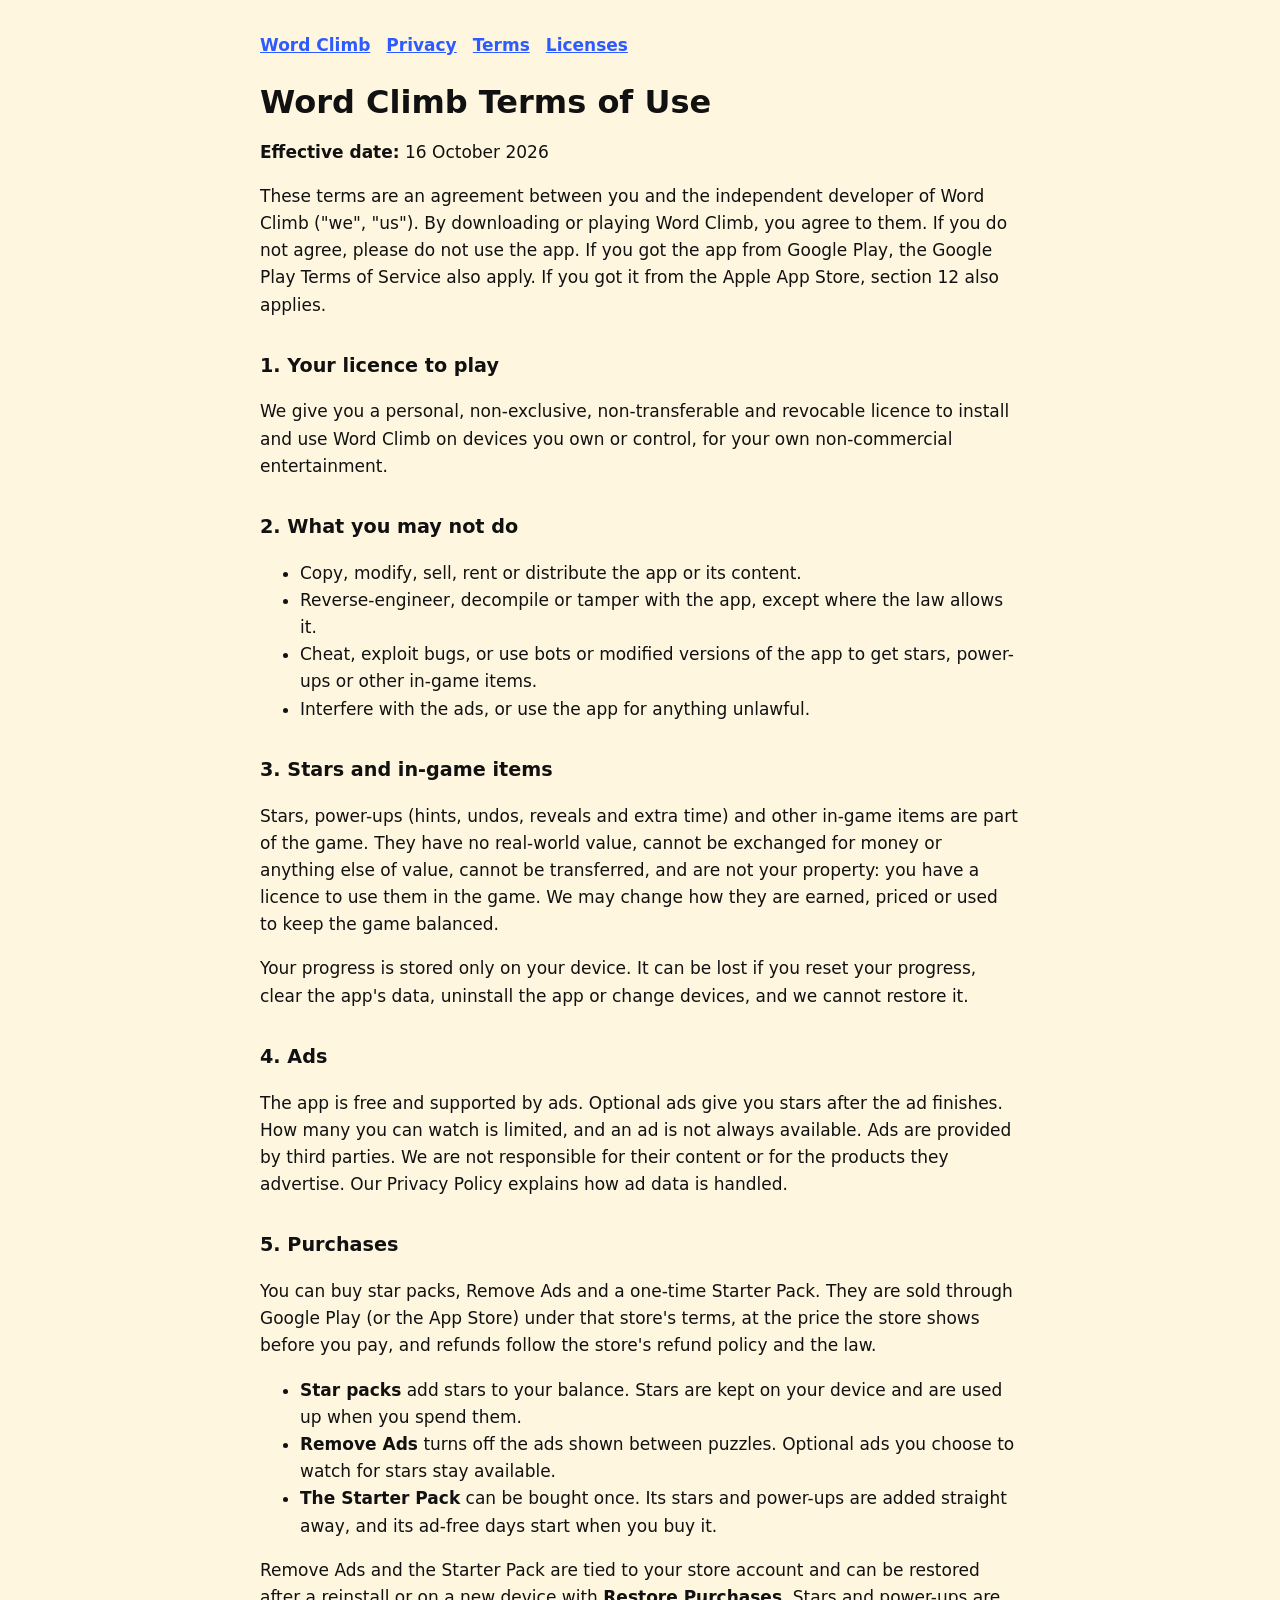
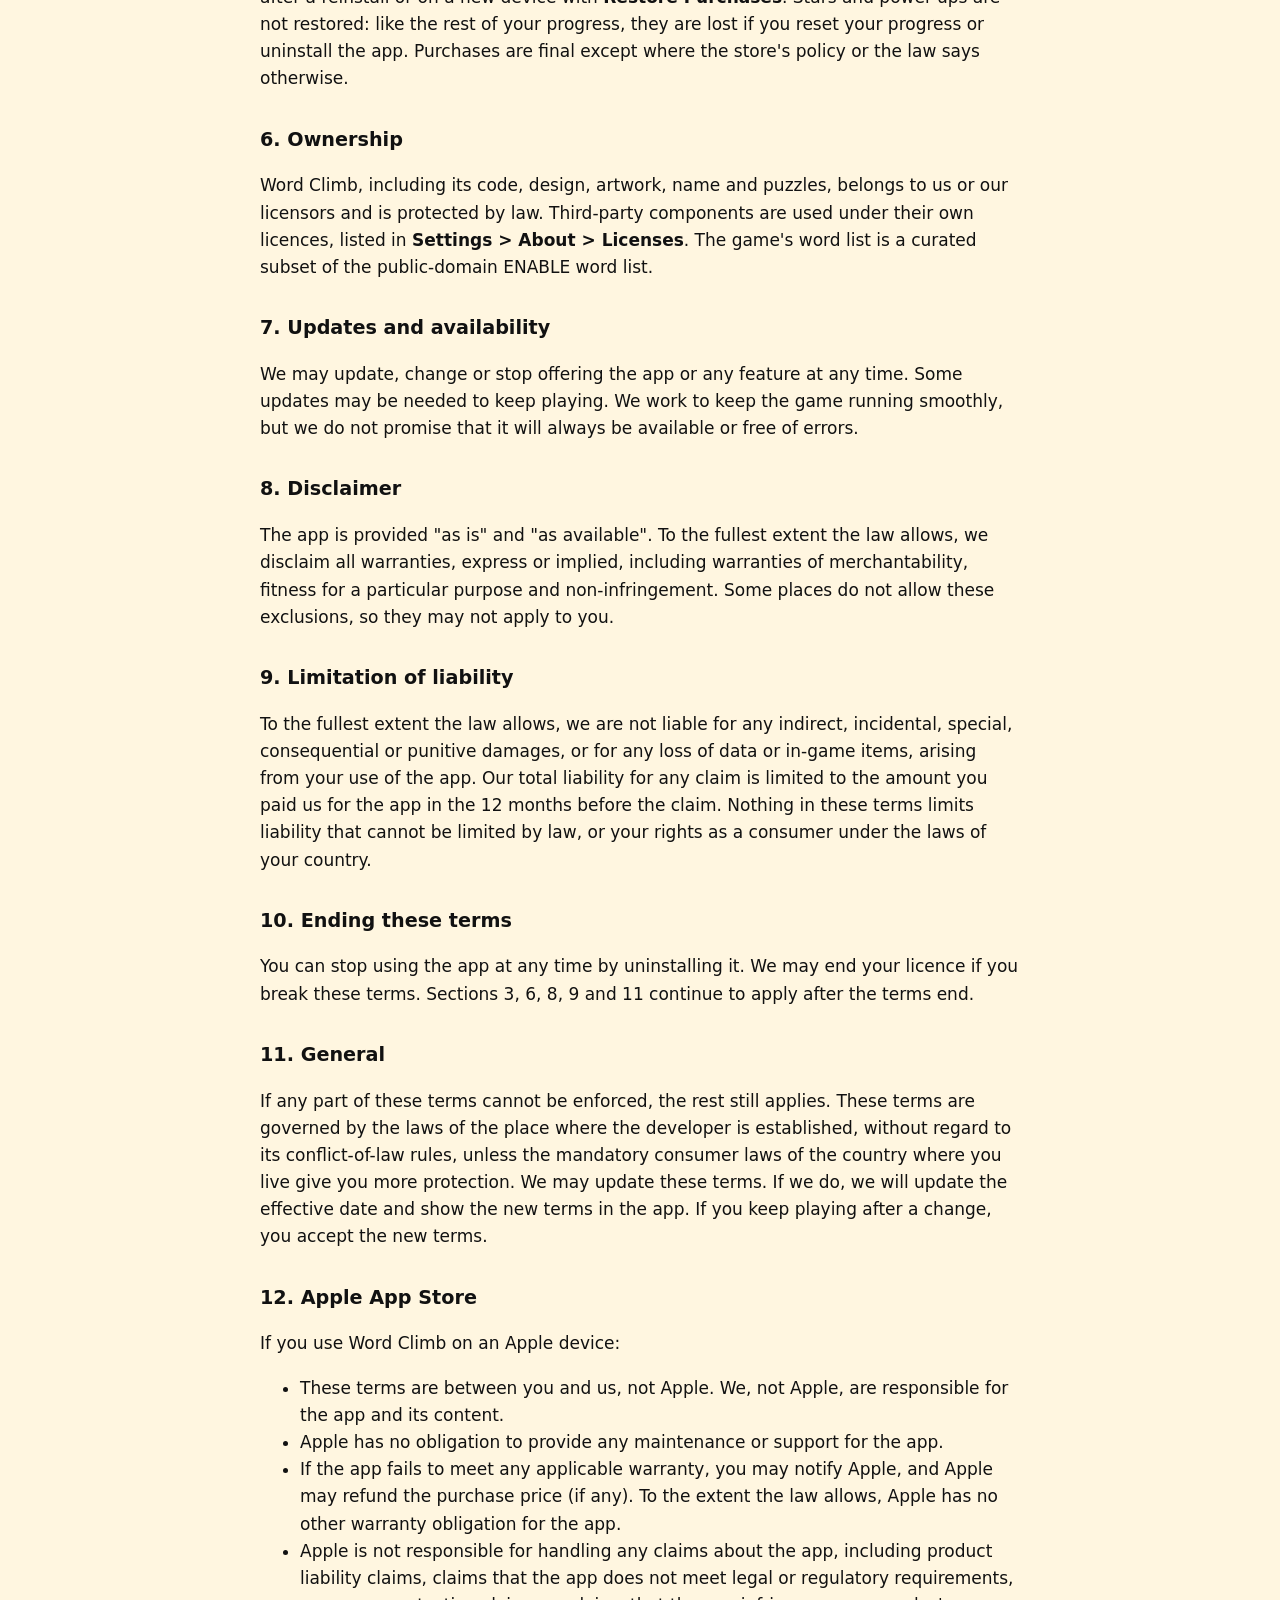
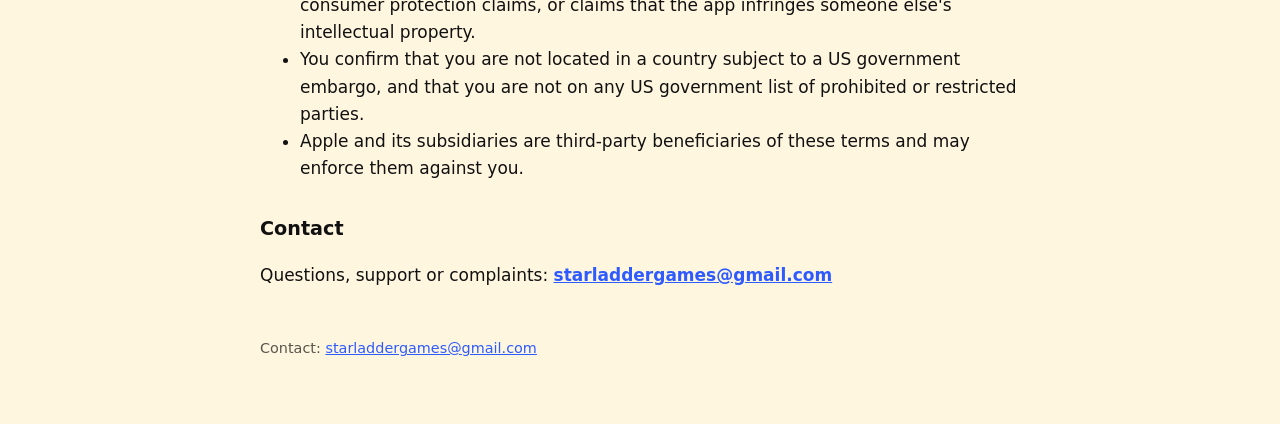
<file: legal/terms-of-use.html>
<!doctype html>
<html lang="en"><head><meta charset="utf-8">
<meta name="viewport" content="width=device-width, initial-scale=1">
<title>Word Climb Terms of Use</title>
<style>
:root{--cream:#FFF6E0;--ink:#111111;--muted:#5A554B;--cobalt:#2D5BFF;--paper:#FFFFFF}
body{margin:0;background:var(--cream);color:var(--ink);font:17px/1.6 system-ui,-apple-system,"Segoe UI",Roboto,sans-serif}
main{max-width:760px;margin:0 auto;padding:32px 16px 64px}
h1{font-size:2rem;line-height:1.2;margin:0 0 8px}
h2{font-size:1.2rem;margin:32px 0 8px}
a{color:var(--cobalt)} p,li{overflow-wrap:anywhere}
nav{margin-bottom:24px;font-weight:700} nav a{margin-right:16px}
footer{margin-top:48px;color:var(--muted);font-size:.9rem}
</style></head><body><main>
<nav><a href="index.html">Word Climb</a><a href="privacy-policy.html">Privacy</a><a href="terms-of-use.html">Terms</a><a href="licenses.html">Licenses</a></nav>
<h1>Word Climb Terms of Use</h1>
<p><strong>Effective date:</strong> 16 October 2026</p>
<p>These terms are an agreement between you and the independent developer of Word Climb ("we", "us"). By downloading or playing Word Climb, you agree to them. If you do not agree, please do not use the app. If you got the app from Google Play, the Google Play Terms of Service also apply. If you got it from the Apple App Store, section 12 also applies.</p>
<h2>1. Your licence to play</h2>
<p>We give you a personal, non-exclusive, non-transferable and revocable licence to install and use Word Climb on devices you own or control, for your own non-commercial entertainment.</p>
<h2>2. What you may not do</h2>
<ul><li>Copy, modify, sell, rent or distribute the app or its content.</li><li>Reverse-engineer, decompile or tamper with the app, except where the law allows it.</li><li>Cheat, exploit bugs, or use bots or modified versions of the app to get stars, power-ups or other in-game items.</li><li>Interfere with the ads, or use the app for anything unlawful.</li></ul>
<h2>3. Stars and in-game items</h2>
<p>Stars, power-ups (hints, undos, reveals and extra time) and other in-game items are part of the game. They have no real-world value, cannot be exchanged for money or anything else of value, cannot be transferred, and are not your property: you have a licence to use them in the game. We may change how they are earned, priced or used to keep the game balanced.</p>
<p>Your progress is stored only on your device. It can be lost if you reset your progress, clear the app's data, uninstall the app or change devices, and we cannot restore it.</p>
<h2>4. Ads</h2>
<p>The app is free and supported by ads. Optional ads give you stars after the ad finishes. How many you can watch is limited, and an ad is not always available. Ads are provided by third parties. We are not responsible for their content or for the products they advertise. Our Privacy Policy explains how ad data is handled.</p>
<h2>5. Purchases</h2>
<p>You can buy star packs, Remove Ads and a one-time Starter Pack. They are sold through Google Play (or the App Store) under that store's terms, at the price the store shows before you pay, and refunds follow the store's refund policy and the law.</p>
<ul><li><strong>Star packs</strong> add stars to your balance. Stars are kept on your device and are used up when you spend them.</li><li><strong>Remove Ads</strong> turns off the ads shown between puzzles. Optional ads you choose to watch for stars stay available.</li><li><strong>The Starter Pack</strong> can be bought once. Its stars and power-ups are added straight away, and its ad-free days start when you buy it.</li></ul>
<p>Remove Ads and the Starter Pack are tied to your store account and can be restored after a reinstall or on a new device with <strong>Restore Purchases</strong>. Stars and power-ups are not restored: like the rest of your progress, they are lost if you reset your progress or uninstall the app. Purchases are final except where the store's policy or the law says otherwise.</p>
<h2>6. Ownership</h2>
<p>Word Climb, including its code, design, artwork, name and puzzles, belongs to us or our licensors and is protected by law. Third-party components are used under their own licences, listed in <strong>Settings &gt; About &gt; Licenses</strong>. The game's word list is a curated subset of the public-domain ENABLE word list.</p>
<h2>7. Updates and availability</h2>
<p>We may update, change or stop offering the app or any feature at any time. Some updates may be needed to keep playing. We work to keep the game running smoothly, but we do not promise that it will always be available or free of errors.</p>
<h2>8. Disclaimer</h2>
<p>The app is provided "as is" and "as available". To the fullest extent the law allows, we disclaim all warranties, express or implied, including warranties of merchantability, fitness for a particular purpose and non-infringement. Some places do not allow these exclusions, so they may not apply to you.</p>
<h2>9. Limitation of liability</h2>
<p>To the fullest extent the law allows, we are not liable for any indirect, incidental, special, consequential or punitive damages, or for any loss of data or in-game items, arising from your use of the app. Our total liability for any claim is limited to the amount you paid us for the app in the 12 months before the claim. Nothing in these terms limits liability that cannot be limited by law, or your rights as a consumer under the laws of your country.</p>
<h2>10. Ending these terms</h2>
<p>You can stop using the app at any time by uninstalling it. We may end your licence if you break these terms. Sections 3, 6, 8, 9 and 11 continue to apply after the terms end.</p>
<h2>11. General</h2>
<p>If any part of these terms cannot be enforced, the rest still applies. These terms are governed by the laws of the place where the developer is established, without regard to its conflict-of-law rules, unless the mandatory consumer laws of the country where you live give you more protection. We may update these terms. If we do, we will update the effective date and show the new terms in the app. If you keep playing after a change, you accept the new terms.</p>
<h2>12. Apple App Store</h2>
<p>If you use Word Climb on an Apple device:</p>
<ul><li>These terms are between you and us, not Apple. We, not Apple, are responsible for the app and its content.</li><li>Apple has no obligation to provide any maintenance or support for the app.</li><li>If the app fails to meet any applicable warranty, you may notify Apple, and Apple may refund the purchase price (if any). To the extent the law allows, Apple has no other warranty obligation for the app.</li><li>Apple is not responsible for handling any claims about the app, including product liability claims, claims that the app does not meet legal or regulatory requirements, consumer protection claims, or claims that the app infringes someone else's intellectual property.</li><li>You confirm that you are not located in a country subject to a US government embargo, and that you are not on any US government list of prohibited or restricted parties.</li><li>Apple and its subsidiaries are third-party beneficiaries of these terms and may enforce them against you.</li></ul>
<h2>Contact</h2>
<p>Questions, support or complaints: <strong><a href="mailto:starladdergames@gmail.com">starladdergames@gmail.com</a></strong></p>
<footer>Contact: <a href="mailto:starladdergames@gmail.com">starladdergames@gmail.com</a></footer>
</main></body></html>
</file>
<file: daily/daily.css>
/* Word Climb Daily — the app's "Bold Pop" look: cream ground, ink outlines, hard offset shadows. */
:root {
  --cream: #FFF6E0;
  --paper: #FFFFFF;
  --ink: #111111;
  --muted: #5A554B;
  --panel: #F1E4C3;
  --cobalt: #2D5BFF;
  --pink: #FF4F9A;
  --mint: #2ED48B;
  --sun: #FFD23F;
  --alert: #D13438;
  --display: "Lilita One", "Arial Rounded MT Bold", system-ui, sans-serif;
  --body: "Nunito", system-ui, -apple-system, "Segoe UI", Roboto, sans-serif;
  /* A tile fits the day's word (3-7 letters, --len set by daily.js) across the rails and eight rows
     above the keyboard (less the GOAL / START tags); on short phones it stops at 34px and the ladder scrolls instead. */
  --len: 5;
  --tile: min(54px, calc((100vw - 132px) / var(--len)), max(34px, calc((100svh - 470px) / 7.5)));
  --gap: max(5px, calc(var(--tile) * 0.13));
}

* { box-sizing: border-box; }
html, body { margin: 0; height: 100%; background: var(--cream); color: var(--ink); }
body { font-family: var(--body); font-weight: 700; -webkit-tap-highlight-color: transparent; }
button { font: inherit; color: inherit; cursor: pointer; }
.hidden { display: none !important; }

.app {
  display: flex; flex-direction: column; height: 100svh; max-width: 520px; margin: 0 auto;
  padding: max(12px, env(safe-area-inset-top)) 16px max(10px, env(safe-area-inset-bottom));
}

/* ── header ─────────────────────────────────────────────────────────── */
.top { display: flex; align-items: center; gap: 10px; }
.brand { display: flex; align-items: center; gap: 6px; flex: 1; min-width: 0; }
.brand .word { font-family: var(--display); font-size: 26px; letter-spacing: .5px; white-space: nowrap; }
.star { width: 26px; height: 26px; fill: var(--sun); stroke: var(--ink); stroke-width: 1.8; stroke-linejoin: round; }
.pill {
  font-family: var(--display); font-size: 16px; padding: 5px 12px; border: 2.5px solid var(--ink);
  border-radius: 999px; background: var(--pink); box-shadow: 0 3px 0 var(--ink); white-space: nowrap;
}
.chip {
  width: 40px; height: 40px; border-radius: 12px; border: none; background: var(--ink); color: var(--cream);
  font-family: var(--display); font-size: 20px; box-shadow: 0 3px 0 var(--pink);
}
.hud { margin: 8px 0 0; text-align: center; color: var(--muted); font-size: 15px; min-height: 20px; }
.hud .left { color: var(--ink); }
.hud .low { color: var(--alert); }

/* ── the ladder ─────────────────────────────────────────────────────── */
.board-wrap { flex: 1; overflow-y: auto; display: flex; justify-content: center; padding: 10px 0 6px; }
/* Room above the goal and below the ground for the GOAL / START tags; the rails still end just past the rows. */
.board { position: relative; display: flex; flex-direction: column; gap: var(--gap); padding: 30px 26px calc(var(--gap) + 36px); margin: auto 0; }
.board::before, .board::after {           /* the rails */
  content: ""; position: absolute; top: 24px; bottom: calc(var(--gap) + 26px); width: 6px; border-radius: 3px; background: var(--ink);
}
.tag {                                    /* GOAL over the top word, START under the ground */
  position: absolute; left: 50%; transform: translateX(-50%); z-index: 2; height: 22px; padding: 0 10px;
  border: 2.5px solid var(--ink); border-radius: 999px; background: var(--paper); box-shadow: 0 2px 0 var(--ink);
  font-family: var(--display); font-size: 13px; line-height: 17px; letter-spacing: 1px; white-space: nowrap;
}
.tag.goal-tag { top: 0; background: var(--sun); }
.tag.start-tag { bottom: 0; }
.board::before { left: 4px; }
.board::after { right: 4px; }
.row { position: relative; display: flex; gap: var(--gap); justify-content: center; }
.row::before {                            /* the rung behind the tiles */
  content: ""; position: absolute; left: -22px; right: -22px; top: 50%; height: 5px; margin-top: -2.5px;
  background: var(--ink); z-index: 0;
}
.row.ground::after {                      /* the ground under the start word */
  content: ""; position: absolute; left: -34px; right: -34px; bottom: calc(var(--gap) * -1 - 10px); height: 6px;
  border-radius: 3px; background: var(--ink);
}
.tile {
  position: relative; z-index: 1; width: var(--tile); height: var(--tile); display: grid; place-items: center;
  border: 3px solid var(--ink); border-radius: calc(var(--tile) * 0.2); background: var(--paper);
  box-shadow: 0 4px 0 var(--ink); font-family: var(--display); font-size: calc(var(--tile) * 0.55);
  text-transform: uppercase; line-height: 1;
}
.tile.goal { background: var(--sun); }
.tile.rung { background: var(--mint); }
.tile.changed { background: var(--pink); }
.tile.empty { background: var(--paper); }
.tile.caret { border-color: var(--cobalt); box-shadow: 0 4px 0 var(--cobalt), 0 0 0 3px rgba(45, 91, 255, .22); }
.tile.hint { background: var(--sun); border-style: dashed; }
.row.input.bad .tile { border-color: var(--alert); color: var(--alert); }

/* ── message, power-ups ─────────────────────────────────────────────── */
.message { min-height: 22px; margin: 6px 0 4px; text-align: center; font-size: 15px; color: var(--ink); }
.message.bad { color: var(--alert); }
.message.good { color: #1b8a59; }
.powers { display: flex; gap: 10px; margin-bottom: 10px; }
.power {
  flex: 1; position: relative; display: flex; align-items: center; justify-content: center; gap: 8px;
  height: 44px; border: 3px solid var(--ink); border-radius: 14px; background: var(--paper);
  box-shadow: 0 4px 0 var(--ink); font-family: var(--display); font-size: 18px;
}
.power:disabled { background: var(--panel); color: var(--muted); box-shadow: 0 2px 0 var(--muted); border-color: var(--muted); cursor: default; }
.power.hero, .btn.hero { background: var(--pink); }
.power.app { background: var(--cobalt); color: var(--paper); text-decoration: none; }
.badge {
  min-width: 22px; height: 22px; padding: 0 6px; border-radius: 11px; background: var(--ink); color: var(--cream);
  font-family: var(--body); font-size: 13px; display: inline-grid; place-items: center;
}

/* ── keyboard ───────────────────────────────────────────────────────── */
.keyboard { display: flex; flex-direction: column; gap: 7px; user-select: none; }
.krow { display: flex; gap: 5px; justify-content: center; }
.key {
  flex: 1; max-width: 46px; height: 50px; border: 2.5px solid var(--ink); border-radius: 10px; background: var(--paper);
  box-shadow: 0 3px 0 var(--ink); font-family: var(--display); font-size: 20px; padding: 0; touch-action: manipulation;
}
.key.wide { flex: 1.6; max-width: 74px; font-size: 16px; }
.key.del { background: var(--ink); color: var(--cream); }
.key.go { background: var(--cobalt); color: var(--paper); }
.key:active, .power:active, .btn:active { transform: translateY(3px); box-shadow: 0 1px 0 var(--ink); }
.key:disabled { opacity: .45; transform: none; }

/* ── modals ─────────────────────────────────────────────────────────── */
.scrim {
  position: fixed; inset: 0; z-index: 10; display: grid; place-items: center; padding: 16px;
  background: rgba(17, 17, 17, .55);
}
.card {
  position: relative; width: 100%; max-width: 420px; max-height: calc(100svh - 32px); overflow-y: auto;
  padding: 22px 20px; border: 3px solid var(--ink); border-radius: 22px; background: var(--paper);
  box-shadow: 0 6px 0 var(--ink);
}
.card h2 { font-family: var(--display); font-weight: 400; font-size: 28px; margin: 0 0 10px; }
.card p { font-size: 16px; line-height: 1.45; margin: 0 0 10px; font-weight: 600; }
.card .small { color: var(--muted); font-size: 14px; }
.goal-word { background: var(--sun); padding: 0 4px; border-radius: 4px; }
.btn {
  display: block; width: 100%; height: 52px; margin-top: 8px; border: 3px solid var(--ink); border-radius: 16px;
  background: var(--paper); box-shadow: 0 4px 0 var(--ink); font-family: var(--display); font-size: 20px;
  text-decoration: none; text-align: center; line-height: 46px;
}
.close {
  position: absolute; top: 12px; right: 12px; z-index: 2; width: 36px; height: 36px; border-radius: 10px;
  border: none; background: var(--ink); color: var(--cream); font-size: 16px;
}
.hero-card {
  display: grid; grid-template-columns: 1fr auto; gap: 2px 8px; padding: 16px; margin-bottom: 12px;
  border: 3px solid var(--ink); border-radius: 18px; background: var(--pink); box-shadow: 0 4px 0 var(--ink);
}
.hero-card.failed { background: var(--panel); }
.kicker { grid-column: 1 / -1; font-size: 13px; letter-spacing: 1px; text-transform: uppercase; }
.grade { font-family: var(--display); font-size: 44px; line-height: 1.05; text-transform: uppercase; }
.stars { align-self: center; font-size: 30px; letter-spacing: 2px; color: var(--sun); -webkit-text-stroke: 1.5px var(--ink); }
.route { grid-column: 1 / -1; font-size: 15px; text-transform: uppercase; }
.facts { display: grid; grid-template-columns: 1fr 1fr; gap: 10px; margin-bottom: 12px; }
.fact {
  display: flex; flex-direction: column; gap: 2px; padding: 12px; border: 3px solid var(--ink); border-radius: 16px;
  background: var(--paper); box-shadow: 0 3px 0 var(--ink);
}
.fact:last-child { background: var(--mint); }
.fact .k { font-size: 12px; letter-spacing: 1px; text-transform: uppercase; }
.fact .v { font-family: var(--display); font-size: 28px; }
.fact .s { font-size: 13px; color: var(--muted); }
.fact:last-child .s { color: var(--ink); }
.path { display: flex; flex-wrap: wrap; gap: 6px; justify-content: center; margin-bottom: 6px; }
.dot { width: 24px; height: 24px; border: 2.5px solid var(--ink); border-radius: 7px; }
.dot.c0 { background: var(--mint); }
.dot.c1 { background: var(--sun); }
.dot.c2 { background: var(--ink); }
.next { text-align: center; color: var(--muted); font-size: 14px; margin: 10px 0 4px; }
.cta { margin-top: 10px; padding: 14px; border: 3px solid var(--ink); border-radius: 16px; background: var(--cream); }
.cta p { font-size: 15px; margin: 0 0 4px; }
.cta .btn { background: var(--cobalt); color: var(--paper); }
.cta .fine { font-size: 13px; color: var(--muted); margin-top: 8px; }
.cta a { color: var(--cobalt); }

/* ── motion (off when the player asks for less) ─────────────────────── */
@keyframes pop { 0% { transform: scale(.82); } 60% { transform: scale(1.08); } 100% { transform: scale(1); } }
@keyframes shake { 0%, 100% { transform: translateX(0); } 20%, 60% { transform: translateX(-7px); } 40%, 80% { transform: translateX(7px); } }
@keyframes rise { from { transform: translateY(14px); opacity: 0; } to { transform: none; opacity: 1; } }
.tile.pop { animation: pop .16s ease-out; }
.row.shake { animation: shake .32s ease-in-out; }
.row.new .tile { animation: rise .28s ease-out both; }
.card { animation: rise .25s ease-out; }
@media (prefers-reduced-motion: reduce) {
  .tile.pop, .row.shake, .row.new .tile, .card { animation: none; }
}
/* ── calendar ───────────────────────────────────────────────────────── */
.chip svg { display: block; width: 22px; height: 22px; margin: auto; fill: none; stroke: currentColor; stroke-width: 2.2; stroke-linecap: round; }
.fact.tap { text-align: left; cursor: pointer; }   /* the results Streak tile opens the calendar */
.facts.three { grid-template-columns: repeat(3, 1fr); gap: 8px; }
.cal .fact { padding: 10px; background: var(--paper); }
.cal .fact .v { font-size: 24px; }
.cal .fact.streak { background: var(--sun); }
.cal .fact.solved { background: var(--mint); }
.cal .fact:last-child { background: var(--paper); }
.cal .fact:last-child .s { color: var(--muted); }
.month { display: flex; align-items: center; justify-content: space-between; margin: 2px 0 10px; font-family: var(--display); font-size: 20px; }
.month .nav {
  width: 36px; height: 36px; padding: 0; border: 2.5px solid var(--ink); border-radius: 10px; background: var(--paper);
  box-shadow: 0 3px 0 var(--ink); font-family: var(--display); font-size: 22px; line-height: 1;
}
.month .nav:disabled { opacity: .3; box-shadow: none; cursor: default; }
.cal-grid { display: grid; grid-template-columns: repeat(7, 1fr); gap: 5px; }
.cal-grid .dow { text-align: center; font-size: 12px; color: var(--muted); }
.day { aspect-ratio: 1; display: grid; place-items: center; border: 2px solid transparent; border-radius: 9px; font-size: 14px; }
.day.solved { background: var(--mint); border-color: var(--ink); }
.day.failed { background: var(--ink); border-color: var(--ink); color: var(--cream); }
.day.missed { background: var(--panel); }
.day.before { color: var(--muted); }
.day.future { color: var(--muted); opacity: .45; }
.day.today { background: var(--paper); border-color: var(--ink); }
.day.now { box-shadow: 0 0 0 3px var(--cobalt); }
.legend { display: flex; flex-wrap: wrap; justify-content: center; gap: 6px 14px; margin: 14px 0 6px; font-size: 13px; }
.legend i { display: inline-block; width: 14px; height: 14px; margin-right: 5px; vertical-align: -2px; border: 2px solid var(--ink); border-radius: 4px; }
.legend i.solved { background: var(--mint); }
.legend i.failed { background: var(--ink); }
.legend i.missed { background: var(--panel); border-color: var(--panel); }
.card .small.center { text-align: center; margin: 4px 0 0; }

/* Narrow phones: "#313" instead of "Daily #313", and a smaller wordmark, so four header items fit. */
@media (max-width: 420px) { .pill .long { display: none; } }
@media (max-width: 374px) { .brand .star { display: none; } .top .brand .word { font-size: 18px; } .top { gap: 8px; } }
@media (max-height: 640px) { .brand .word { font-size: 22px; } .key { height: 44px; } }
</file>
